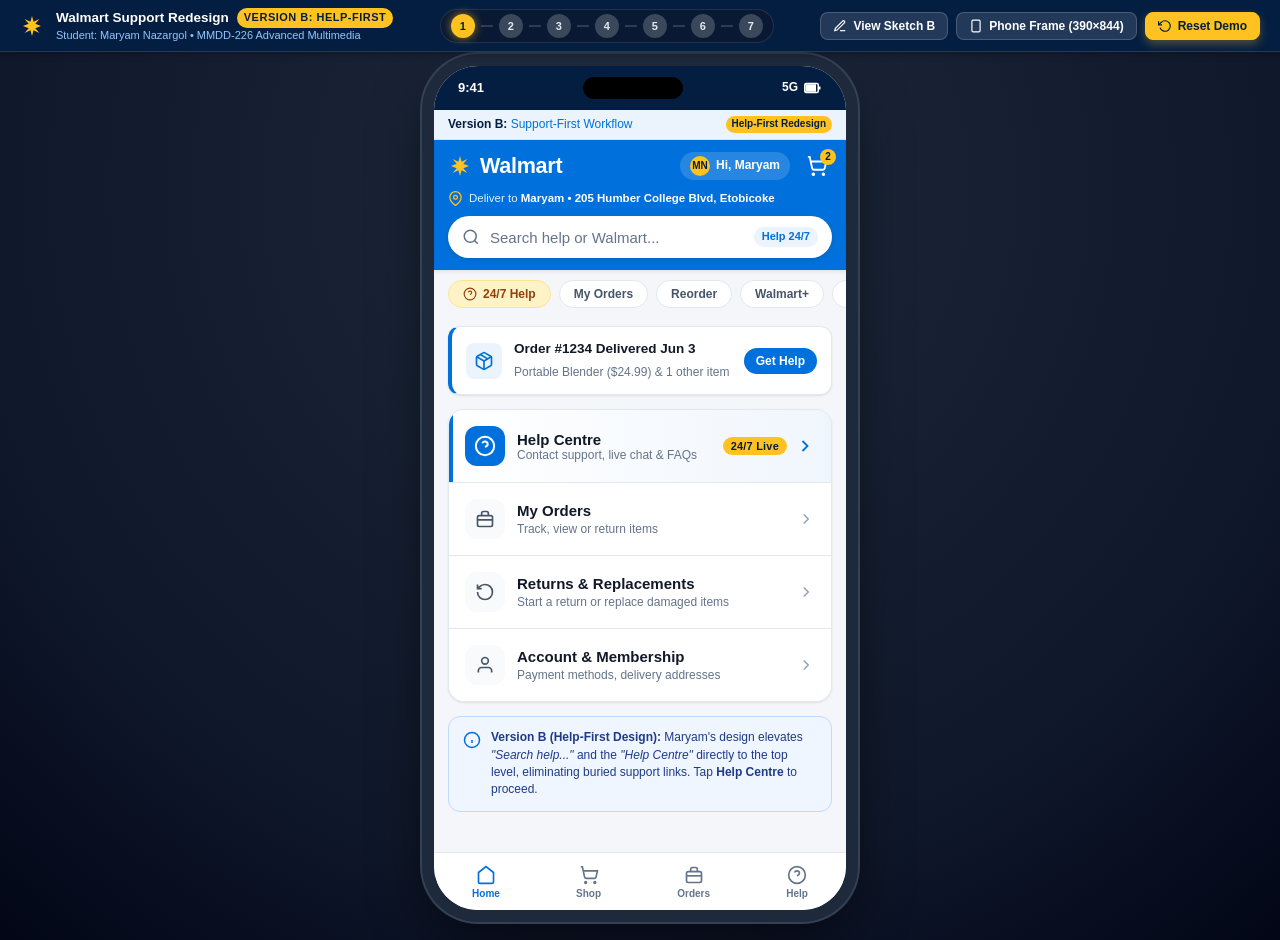
<file: mmdd226_AS1 - Execution : Clickable Prototype : Presentation_Maryam_Nazargol/index.html>
<!DOCTYPE html>
<html lang="en">
<head>
  <meta charset="UTF-8">
  <meta name="viewport" content="width=device-width, initial-scale=1.0">
  <title>Walmart Help/Chat Redesign — Version B (Help-First) | MMDD-226</title>
  <meta name="description" content="Walmart Mobile Customer Support UX Redesign — Version B (Help-First) clickable interactive prototype by Maryam Nazargol. Complete user flow from signed-in homepage to queue confirmation and interactive chat.">
  <link rel="stylesheet" href="assets/css/style.css">
</head>
<body>

  <!-- ==========================================================================
       TOP ACADEMIC TESTING TOOLBAR & STEP TRACKER
       ========================================================================== -->
  <header class="demo-top-bar" role="banner">
    <div class="demo-brand-zone">
      <svg class="wm-spark-icon" viewBox="0 0 24 24" fill="#FFC220" width="22" height="22" aria-hidden="true">
        <path d="M12 2l1.6 5.8L19.4 5l-4.1 4.7 5.7 2.3-5.7 2.3 4.1 4.7-5.8-2.8L12 22l-1.6-5.8L4.6 19l4.1-4.7L3 12l5.7-2.3L4.6 5l5.8 2.8L12 2z"/>
      </svg>
      <div class="demo-title-group">
        <div class="demo-title-main">
          <span>Walmart Support Redesign</span>
          <span class="demo-badge-version">Version B: Help-First</span>
        </div>
        <span class="demo-subtitle">Student: Maryam Nazargol • MMDD-226 Advanced Multimedia</span>
      </div>
    </div>

    <!-- 7-Step Interactive Flow Tracker (Clickable jump for testing) -->
    <nav class="demo-flow-tracker" aria-label="Prototype step tracker">
      <button class="flow-step-dot active" data-step="1" title="Step 1: Signed-in Walmart Homepage">1</button>
      <span class="flow-step-line"></span>
      <button class="flow-step-dot" data-step="2" title="Step 2: Help Centre">2</button>
      <span class="flow-step-line"></span>
      <button class="flow-step-dot" data-step="3" title="Step 3: What do you need help with?">3</button>
      <span class="flow-step-line"></span>
      <button class="flow-step-dot" data-step="4" title="Step 4: Select Order & Damaged Issue">4</button>
      <span class="flow-step-line"></span>
      <button class="flow-step-dot" data-step="5" title="Step 5: Support Options & Queue Preview">5</button>
      <span class="flow-step-line"></span>
      <button class="flow-step-dot" data-step="6" title="Step 6: Visible Queue Confirmation">6</button>
      <span class="flow-step-line"></span>
      <button class="flow-step-dot" data-step="7" title="Step 7: Interactive Live Chat">7</button>
    </nav>

    <div class="demo-controls-zone">
      <button class="btn-demo-action" id="btnOpenSketchModal" aria-label="View Maryam's hand-drawn sketches">
        <svg width="14" height="14" viewBox="0 0 24 24" fill="none" stroke="currentColor" stroke-width="2"><path d="M12 20h9"/><path d="M16.5 3.5a2.121 2.121 0 0 1 3 3L7 19l-4 1 1-4L16.5 3.5z"/></svg>
        <span>View Sketch B</span>
      </button>

      <button class="btn-demo-action" id="viewModeToggle" aria-label="Toggle Phone Frame or Fluid View">
        <svg width="14" height="14" viewBox="0 0 24 24" fill="none" stroke="currentColor" stroke-width="2"><rect x="5" y="2" width="14" height="20" rx="2" ry="2"/><line x1="12" y1="18" x2="12.01" y2="18"/></svg>
        <span id="viewModeLabel">Phone Frame (390×844)</span>
      </button>

      <button class="btn-demo-action btn-spark" id="btnResetDemo" title="Restart Demo from Step 1">
        <svg width="14" height="14" viewBox="0 0 24 24" fill="none" stroke="currentColor" stroke-width="2"><polyline points="1 4 1 10 7 10"/><path d="M3.51 15a9 9 0 1 0 2.13-9.36L1 10"/></svg>
        <span>Reset Demo</span>
      </button>
    </div>
  </header>

  <!-- ==========================================================================
       MAIN DEVICE SIMULATOR WRAPPER
       ========================================================================== -->
  <main class="device-wrapper">
    <div class="device-frame" id="deviceFrame">
      
      <!-- Simulated Phone Status Bar -->
      <div class="phone-status-bar" id="phoneStatusBar">
        <span class="status-time">9:41</span>
        <div class="status-notch"></div>
        <div class="status-icons">
          <span>5G</span>
          <svg width="18" height="12" viewBox="0 0 24 14" fill="none" stroke="currentColor" stroke-width="2"><rect x="1" y="1" width="18" height="12" rx="2"/><line x1="21" y1="5" x2="21" y2="9"/><rect x="3" y="3" width="12" height="8" fill="currentColor"/></svg>
        </div>
      </div>

      <!-- Demo Workflow Meta Banner -->
      <div class="flow-meta-pill">
        <span><strong>Version B:</strong> Support-First Workflow</span>
        <span class="pill-tag">Help-First Redesign</span>
      </div>

      <!-- App Viewport Canvas -->
      <div class="app-screen" id="appScreenContainer">

        <!-- ==================================================================
             STEP 1: SIGNED-IN WALMART HOMEPAGE (Exact to Sketch B1 & Walmart Brand)
             ================================================================== -->
        <section id="screen-home" class="view-screen active" aria-labelledby="home-brand-title">
          <header class="wm-header">
            <div class="wm-header-top">
              <div class="wm-brand-cluster" id="homeBrandLogo" role="button" tabindex="0">
                <svg class="wm-spark-icon" viewBox="0 0 24 24" fill="#FFC220">
                  <path d="M12 2l1.6 5.8L19.4 5l-4.1 4.7 5.7 2.3-5.7 2.3 4.1 4.7-5.8-2.8L12 22l-1.6-5.8L4.6 19l4.1-4.7L3 12l5.7-2.3L4.6 5l5.8 2.8L12 2z"/>
                </svg>
                <span class="wm-brand-title" id="home-brand-title">Walmart</span>
              </div>
              
              <div class="wm-header-actions">
                <div class="user-profile-chip" id="userProfileChip" title="Signed in as Maryam Nazargol">
                  <div class="user-avatar-mini">MN</div>
                  <span>Hi, Maryam</span>
                </div>
                <div class="cart-btn-wrap" id="headerCartBtn" aria-label="Cart 2 items">
                  <svg width="22" height="22" viewBox="0 0 24 24" fill="none" stroke="currentColor" stroke-width="2"><circle cx="8" cy="21" r="1"/><circle cx="19" cy="21" r="1"/><path d="M2.05 2.05h2l2.66 12.42a2 2 0 0 0 2 1.58h9.78a2 2 0 0 0 1.95-1.57l1.65-7.43H5.12"/></svg>
                  <span class="cart-badge">2</span>
                </div>
              </div>
            </div>

            <!-- Delivery Location Bar -->
            <div class="wm-delivery-strip" id="deliveryLocationStrip">
              <svg width="15" height="15" viewBox="0 0 24 24" fill="none" stroke-width="2"><path d="M21 10c0 7-9 13-9 13s-9-6-9-13a9 9 0 0 1 18 0z"/><circle cx="12" cy="10" r="3"/></svg>
              <span>Deliver to <strong>Maryam • 205 Humber College Blvd, Etobicoke</strong></span>
            </div>

            <!-- Sketch B1 Search Bar: "Search help..." (1-tap to Help-First flow) -->
            <div class="wm-search-container">
              <div class="wm-search-bar" id="homeSearchBar" role="button" tabindex="0" aria-label="Search help">
                <svg class="search-icon-svg" width="18" height="18" viewBox="0 0 24 24" fill="none" stroke-width="2"><circle cx="11" cy="11" r="8"/><path d="m21 21-4.3-4.3"/></svg>
                <input type="text" id="homeSearchInput" class="wm-search-input" placeholder="Search help or Walmart..." aria-label="Search input">
                <span class="search-spark-tag">Help 24/7</span>
              </div>
            </div>
          </header>

          <!-- Quick Navigation Chips -->
          <div class="wm-quick-pills" role="navigation" aria-label="Quick Category Filters">
            <button class="quick-pill highlight" id="btnQuickPillHelp">
              <svg width="14" height="14" viewBox="0 0 24 24" fill="none" stroke="currentColor" stroke-width="2"><circle cx="12" cy="12" r="10"/><path d="M9.09 9a3 3 0 0 1 5.83 1c0 2-3 3-3 3"/><line x1="12" y1="17" x2="12.01" y2="17"/></svg>
              <span>24/7 Help</span>
            </button>
            <button class="quick-pill" id="btnQuickPillOrders">My Orders</button>
            <button class="quick-pill" id="btnQuickPillReorder">Reorder</button>
            <button class="quick-pill" id="btnQuickPillWalmartPlus">Walmart+</button>
            <button class="quick-pill" id="btnQuickPillDeals">Deals</button>
          </div>

          <div class="screen-scroll-body">
            
            <!-- Recent Delivery Context Card (Order #1234 context pre-loaded) -->
            <div class="order-alert-banner">
              <div class="order-alert-left">
                <div class="alert-package-icon">
                  <svg width="20" height="20" viewBox="0 0 24 24" fill="none" stroke="currentColor" stroke-width="2"><path d="m7.5 4.27 9 5.15"/><path d="M21 8a2 2 0 0 0-1-1.73l-7-4a2 2 0 0 0-2 0l-7 4A2 2 0 0 0 3 8v8a2 2 0 0 0 1 1.73l7 4a2 2 0 0 0 2 0l7-4A2 2 0 0 0 21 16Z"/><path d="m3.3 7 8.7 5 8.7-5"/><path d="M12 22V12"/></svg>
                </div>
                <div class="order-alert-text">
                  <strong>Order #1234 Delivered Jun 3</strong>
                  <span>Portable Blender ($24.99) & 1 other item</span>
                </div>
              </div>
              <button class="btn-banner-action" id="btnOrderAlertHelp">Get Help</button>
            </div>

            <!-- Sketch B1 Menu List -->
            <div class="sketch-menu-card">
              
              <!-- Option 1: Help Centre (Primary Action) -->
              <button class="menu-list-row priority-row" id="btnGoToHelpCentre" aria-label="Go to Help Centre">
                <div class="row-left-content">
                  <div class="menu-icon-box">
                    <svg width="22" height="22" viewBox="0 0 24 24" fill="none" stroke="currentColor" stroke-width="2.2"><circle cx="12" cy="12" r="10"/><path d="M9.09 9a3 3 0 0 1 5.83 1c0 2-3 3-3 3"/><line x1="12" y1="17" x2="12.01" y2="17"/></svg>
                  </div>
                  <div class="row-texts">
                    <span class="row-title">Help Centre</span>
                    <span class="row-desc">Contact support, live chat & FAQs</span>
                  </div>
                </div>
                <div class="row-right-content">
                  <span class="badge badge-spark">24/7 Live</span>
                  <svg width="20" height="20" viewBox="0 0 24 24" fill="none" stroke="#0071DC" stroke-width="2.2"><path d="m9 18 6-6-6-6"/></svg>
                </div>
              </button>

              <!-- Option 2: My Orders -->
              <div class="menu-list-row" id="menuRowOrders" tabindex="0">
                <div class="row-left-content">
                  <div class="menu-icon-box">
                    <svg width="20" height="20" viewBox="0 0 24 24" fill="none" stroke="currentColor" stroke-width="2"><rect x="3" y="8" width="18" height="13" rx="2"/><path d="M8 8V5a2 2 0 0 1 2-2h4a2 2 0 0 1 2 2v3"/><line x1="3" y1="13" x2="21" y2="13"/></svg>
                  </div>
                  <div class="row-texts">
                    <span class="row-title">My Orders</span>
                    <span class="row-desc">Track, view or return items</span>
                  </div>
                </div>
                <svg width="18" height="18" viewBox="0 0 24 24" fill="none" stroke="#94A3B8" stroke-width="2"><path d="m9 18 6-6-6-6"/></svg>
              </div>

              <!-- Option 3: Returns -->
              <div class="menu-list-row" id="menuRowReturns" tabindex="0">
                <div class="row-left-content">
                  <div class="menu-icon-box">
                    <svg width="20" height="20" viewBox="0 0 24 24" fill="none" stroke="currentColor" stroke-width="2"><path d="M3 12a9 9 0 1 0 9-9 9.75 9.75 0 0 0-6.74 2.74L3 8"/><path d="M3 3v5h5"/></svg>
                  </div>
                  <div class="row-texts">
                    <span class="row-title">Returns & Replacements</span>
                    <span class="row-desc">Start a return or replace damaged items</span>
                  </div>
                </div>
                <svg width="18" height="18" viewBox="0 0 24 24" fill="none" stroke="#94A3B8" stroke-width="2"><path d="m9 18 6-6-6-6"/></svg>
              </div>

              <!-- Option 4: Account -->
              <div class="menu-list-row" id="menuRowAccount" tabindex="0">
                <div class="row-left-content">
                  <div class="menu-icon-box">
                    <svg width="20" height="20" viewBox="0 0 24 24" fill="none" stroke="currentColor" stroke-width="2"><path d="M20 21v-2a4 4 0 0 0-4-4H8a4 4 0 0 0-4 4v2"/><circle cx="12" cy="7" r="4"/></svg>
                  </div>
                  <div class="row-texts">
                    <span class="row-title">Account & Membership</span>
                    <span class="row-desc">Payment methods, delivery addresses</span>
                  </div>
                </div>
                <svg width="18" height="18" viewBox="0 0 24 24" fill="none" stroke="#94A3B8" stroke-width="2"><path d="m9 18 6-6-6-6"/></svg>
              </div>

            </div>

            <!-- Sketch Rationale Annotation Callout -->
            <div class="sketch-annotation-card">
              <svg width="18" height="18" viewBox="0 0 24 24" fill="none" stroke-width="2"><circle cx="12" cy="12" r="10"/><line x1="12" y1="16" x2="12" y2="12"/><line x1="12" y1="8" x2="12.01" y2="8"/></svg>
              <div>
                <strong>Version B (Help-First Design):</strong> Maryam's design elevates <em>"Search help..."</em> and the <em>"Help Centre"</em> directly to the top level, eliminating buried support links. Tap <strong>Help Centre</strong> to proceed.
              </div>
            </div>

          </div>
        </section>

        <!-- ==================================================================
             STEP 2: HELP CENTRE (Exact to Sketch B2)
             ================================================================== -->
        <section id="screen-help-centre" class="view-screen" aria-labelledby="helpCentreHeading">
          <header class="app-header">
            <div class="app-header-left">
              <button class="btn-header-back" id="btnBackFromHelpCentre" aria-label="Back to Homepage">
                <svg width="22" height="22" viewBox="0 0 24 24" fill="none" stroke="currentColor" stroke-width="2.2"><path d="m15 18-6-6 6-6"/></svg>
              </button>
              <h1 class="app-header-title" id="helpCentreHeading">Help Centre</h1>
            </div>
            <div class="app-header-right">
              <span class="badge badge-success text-xs">Live Support Active</span>
            </div>
          </header>

          <div class="screen-scroll-body">
            
            <!-- Quick Recent Order Banner Shortcut -->
            <div class="order-alert-banner">
              <div class="order-alert-left">
                <div class="alert-package-icon">
                  <svg width="20" height="20" viewBox="0 0 24 24" fill="none" stroke="currentColor" stroke-width="2"><rect x="3" y="8" width="18" height="13" rx="2"/><path d="M8 8V5a2 2 0 0 1 2-2h4a2 2 0 0 1 2 2v3"/><line x1="3" y1="13" x2="21" y2="13"/></svg>
                </div>
                <div class="order-alert-text">
                  <strong>Need help with Order #1234?</strong>
                  <span>Delivered Jun 3 • Portable Blender</span>
                </div>
              </div>
              <button class="btn-banner-action" id="btnQuickHelpRecentOrder">Select Order</button>
            </div>

            <!-- Sketch B2 Topic Radio List -->
            <div class="sketch-radio-group">
              
              <!-- Option 1: Contact Support (Clickable target) -->
              <div class="radio-row-item checked" id="radioContactSupport" role="radio" aria-checked="true" tabindex="0">
                <div class="radio-item-left">
                  <span class="custom-radio"></span>
                  <div class="radio-label-block">
                    <span class="radio-title font-bold">Contact Support</span>
                    <span class="radio-desc">Live chat with a specialist (Est. 2–4 min)</span>
                  </div>
                </div>
                <span class="badge badge-success">Online</span>
              </div>

              <!-- Option 2: Track an order -->
              <div class="radio-row-item" id="radioTrackOrder" role="radio" aria-checked="false" tabindex="0">
                <div class="radio-item-left">
                  <span class="custom-radio"></span>
                  <div class="radio-label-block">
                    <span class="radio-title">Track an order</span>
                    <span class="radio-desc">Real-time GPS delivery status</span>
                  </div>
                </div>
                <svg width="18" height="18" viewBox="0 0 24 24" fill="none" stroke="#94A3B8" stroke-width="2"><path d="m9 18 6-6-6-6"/></svg>
              </div>

              <!-- Option 3: Returns & refunds -->
              <div class="radio-row-item" id="radioReturnsRefunds" role="radio" aria-checked="false" tabindex="0">
                <div class="radio-item-left">
                  <span class="custom-radio"></span>
                  <div class="radio-label-block">
                    <span class="radio-title">Returns & refunds</span>
                    <span class="radio-desc">Print return label or drop off in-store</span>
                  </div>
                </div>
                <svg width="18" height="18" viewBox="0 0 24 24" fill="none" stroke="#94A3B8" stroke-width="2"><path d="m9 18 6-6-6-6"/></svg>
              </div>

              <!-- Option 4: Manage account -->
              <div class="radio-row-item" id="radioManageAccount" role="radio" aria-checked="false" tabindex="0">
                <div class="radio-item-left">
                  <span class="custom-radio"></span>
                  <div class="radio-label-block">
                    <span class="radio-title">Manage account</span>
                    <span class="radio-desc">Password, email and address settings</span>
                  </div>
                </div>
                <svg width="18" height="18" viewBox="0 0 24 24" fill="none" stroke="#94A3B8" stroke-width="2"><path d="m9 18 6-6-6-6"/></svg>
              </div>

              <!-- Option 5: Walmart+ -->
              <div class="radio-row-item" id="radioWmPlus" role="radio" aria-checked="false" tabindex="0">
                <div class="radio-item-left">
                  <span class="custom-radio"></span>
                  <div class="radio-label-block">
                    <span class="radio-title">Walmart+ Membership</span>
                    <span class="radio-desc">Benefits, free delivery, fuel savings</span>
                  </div>
                </div>
                <svg width="18" height="18" viewBox="0 0 24 24" fill="none" stroke="#94A3B8" stroke-width="2"><path d="m9 18 6-6-6-6"/></svg>
              </div>

              <!-- Option 6: More help topics -->
              <div class="radio-row-item" id="radioMoreHelp" role="radio" aria-checked="false" tabindex="0">
                <div class="radio-item-left">
                  <span class="custom-radio"></span>
                  <div class="radio-label-block">
                    <span class="radio-title">More help topics</span>
                    <span class="radio-desc">Store hours, pharmacy, auto care</span>
                  </div>
                </div>
                <svg width="18" height="18" viewBox="0 0 24 24" fill="none" stroke="#94A3B8" stroke-width="2"><path d="m9 18 6-6-6-6"/></svg>
              </div>

            </div>

            <!-- Sketch B2 CTA -->
            <button class="btn btn-primary" id="btnProceedToWhatNeed">
              <span>Continue to Support Options</span>
              <svg width="18" height="18" viewBox="0 0 24 24" fill="none" stroke="currentColor" stroke-width="2"><path d="m9 18 6-6-6-6"/></svg>
            </button>

          </div>
        </section>

        <!-- ==================================================================
             STEP 3: WHAT DO YOU NEED HELP WITH? (Exact to Sketch B3)
             ================================================================== -->
        <section id="screen-what-need" class="view-screen" aria-labelledby="whatNeedHeading">
          <header class="app-header">
            <div class="app-header-left">
              <button class="btn-header-back" id="btnBackFromWhatNeed" aria-label="Back to Help Centre">
                <svg width="22" height="22" viewBox="0 0 24 24" fill="none" stroke="currentColor" stroke-width="2.2"><path d="m15 18-6-6 6-6"/></svg>
              </button>
              <h1 class="app-header-title" id="whatNeedHeading">What do you need help with?</h1>
            </div>
          </header>

          <div class="screen-scroll-body">
            
            <div class="sketch-quote-badge">
              <span>✦</span>
              <em>"good if they don't have an order in mind" — Maryam's Sketch B Rationale</em>
            </div>

            <!-- Sketch B3 Radio List -->
            <div class="sketch-radio-group">
              
              <div class="radio-row-item checked" id="radioNeedOrder" role="radio" aria-checked="true" tabindex="0">
                <div class="radio-item-left">
                  <span class="custom-radio"></span>
                  <div class="radio-label-block">
                    <span class="radio-title font-bold">An order</span>
                    <span class="radio-desc">Damaged items, missing items, tracking, or cancellation</span>
                  </div>
                </div>
                <input type="radio" name="needHelpTopic" value="An order" checked style="display:none;">
                <svg width="18" height="18" viewBox="0 0 24 24" fill="none" stroke="#0071DC" stroke-width="2"><path d="m9 18 6-6-6-6"/></svg>
              </div>

              <div class="radio-row-item" id="radioNeedReturns" role="radio" aria-checked="false" tabindex="0">
                <div class="radio-item-left">
                  <span class="custom-radio"></span>
                  <div class="radio-label-block">
                    <span class="radio-title">Returns & exchanges</span>
                    <span class="radio-desc">Return windows, drop-off options</span>
                  </div>
                </div>
                <input type="radio" name="needHelpTopic" value="Returns" style="display:none;">
              </div>

              <div class="radio-row-item" id="radioNeedAccount" role="radio" aria-checked="false" tabindex="0">
                <div class="radio-item-left">
                  <span class="custom-radio"></span>
                  <div class="radio-label-block">
                    <span class="radio-title">Account & login</span>
                    <span class="radio-desc">2-step verification, email updates</span>
                  </div>
                </div>
                <input type="radio" name="needHelpTopic" value="Account" style="display:none;">
              </div>

              <div class="radio-row-item" id="radioNeedPayment" role="radio" aria-checked="false" tabindex="0">
                <div class="radio-item-left">
                  <span class="custom-radio"></span>
                  <div class="radio-label-block">
                    <span class="radio-title">Payment & gift cards</span>
                    <span class="radio-desc">Card authorization, Walmart Pay, balance check</span>
                  </div>
                </div>
                <input type="radio" name="needHelpTopic" value="Payment" style="display:none;">
              </div>

              <div class="radio-row-item" id="radioNeedWmPlus" role="radio" aria-checked="false" tabindex="0">
                <div class="radio-item-left">
                  <span class="custom-radio"></span>
                  <div class="radio-label-block">
                    <span class="radio-title">Walmart+ Membership</span>
                    <span class="radio-desc">Billing, perks, free shipping</span>
                  </div>
                </div>
                <input type="radio" name="needHelpTopic" value="Walmart+" style="display:none;">
              </div>

              <div class="radio-row-item" id="radioNeedSomethingElse" role="radio" aria-checked="false" tabindex="0">
                <div class="radio-item-left">
                  <span class="custom-radio"></span>
                  <div class="radio-label-block">
                    <span class="radio-title">Something else</span>
                    <span class="radio-desc">General feedback, website issues</span>
                  </div>
                </div>
                <input type="radio" name="needHelpTopic" value="Something else" style="display:none;">
              </div>

            </div>

            <!-- Sketch B3 CTA: Continue -->
            <button class="btn btn-primary" id="btnContinueToSelectOrder">
              <span>Continue</span>
              <svg width="18" height="18" viewBox="0 0 24 24" fill="none" stroke="currentColor" stroke-width="2"><path d="m9 18 6-6-6-6"/></svg>
            </button>

          </div>
        </section>

        <!-- ==================================================================
             STEP 4: SELECT ORDER & REPORT DAMAGED ITEM (Exact to Sketch B4 + Damaged Flow)
             ================================================================== -->
        <section id="screen-select-order" class="view-screen" aria-labelledby="selectOrderHeading">
          <header class="app-header">
            <div class="app-header-left">
              <button class="btn-header-back" id="btnBackFromSelectOrder" aria-label="Back to topic selection">
                <svg width="22" height="22" viewBox="0 0 24 24" fill="none" stroke="currentColor" stroke-width="2.2"><path d="m15 18-6-6 6-6"/></svg>
              </button>
              <h1 class="app-header-title" id="selectOrderHeading">Select your order</h1>
            </div>
          </header>

          <div class="screen-scroll-body">
            
            <!-- Sketch B4 Segmented Subtabs: Online | In store -->
            <div class="segmented-control" role="tablist">
              <button class="seg-btn active" id="tabOnlineOrders" role="tab" aria-selected="true">Online Orders</button>
              <button class="seg-btn" id="tabInStoreOrders" role="tab" aria-selected="false">In Store Receipts</button>
            </div>

            <div id="onlineOrdersList" style="display: flex; flex-direction: column; gap: 12px;">
              
              <!-- Order #1234 Delivered Jun 3 (Selected Target Order) -->
              <div class="order-card-detailed selected" id="cardOrder1234">
                <div class="order-meta-header">
                  <div style="display: flex; align-items: center; gap: 8px;">
                    <input type="radio" name="targetOrder" value="Order #1234" checked style="accent-color: var(--wm-blue-primary); width: 18px; height: 18px;">
                    <span class="order-title-chip font-bold">Order #1234</span>
                  </div>
                  <span class="order-delivery-date">Delivered Jun 3, 2026</span>
                </div>

                <!-- Product Preview: Portable Blender -->
                <div class="product-preview-row">
                  <img src="assets/images/damaged_blender.jpg" alt="Portable Personal USB Blender" class="product-thumb">
                  <div class="product-meta">
                    <span class="product-name">Portable Personal USB Blender</span>
                    <div class="product-sub">
                      <span class="product-price">$24.99</span>
                      <span>• Qty: 1</span>
                      <span class="badge badge-warning" style="font-size:10px;">Item in Question</span>
                    </div>
                  </div>
                </div>

                <!-- Issue Selection Section (Specific to Damaged Order) -->
                <div class="damage-issue-box">
                  <div class="damage-issue-header">
                    <svg width="18" height="18" viewBox="0 0 24 24" fill="none" stroke="#D97706" stroke-width="2"><path d="m21.73 18-8-14a2 2 0 0 0-3.48 0l-8 14A2 2 0 0 0 4 21h16a2 2 0 0 0 1.73-3Z"/><line x1="12" y1="9" x2="12" y2="13"/><line x1="12" y1="17" x2="12.01" y2="17"/></svg>
                    <span>What is the issue with this order?</span>
                  </div>

                  <div class="damage-checklist">
                    <label class="damage-check-item">
                      <input type="radio" name="orderIssueType" value="Damaged item / Arrived broken" checked>
                      <span><strong>Damaged item / Arrived broken in transit</strong> (Recommended)</span>
                    </label>

                    <!-- Checkbox for specific item damaged -->
                    <div style="margin-left: 26px; padding: 6px 10px; background: #FFFFFF; border-radius: var(--radius-sm); border: 1px solid #FDE68A;">
                      <label style="display: flex; align-items: center; gap: 8px; font-size: 12px; cursor: pointer;">
                        <input type="checkbox" id="chkDamagedBlender" checked style="accent-color: var(--wm-blue-primary);">
                        <span>Damage affects: <strong>Portable Personal USB Blender ($24.99)</strong></span>
                      </label>
                    </div>

                    <!-- Notes textarea -->
                    <div style="margin-left: 26px;">
                      <label style="display: block; font-size: 11px; color: #92400E; font-weight: 600; margin-bottom: 4px;">Description of Damage:</label>
                      <textarea id="damageNotesInput" class="damage-text-note" placeholder="Describe the damage..." aria-label="Describe damage">Package box was crushed upon delivery; acrylic tumbler container has a visible hairline crack.</textarea>
                    </div>

                    <!-- Photo Attachment Toggle Card -->
                    <div style="margin-left: 26px;">
                      <div class="photo-preview-toggle-card" id="togglePhotoPreviewBtn">
                        <div class="photo-preview-left">
                          <svg width="16" height="16" viewBox="0 0 24 24" fill="none" stroke="currentColor" stroke-width="2"><rect x="3" y="3" width="18" height="18" rx="2" ry="2"/><circle cx="8.5" cy="8.5" r="1.5"/><polyline points="21 15 16 10 5 21"/></svg>
                          <span>Photo Attached: Cracked Blender Container</span>
                        </div>
                        <span class="toggle-icon" style="font-size: 12px;">▼</span>
                      </div>
                      
                      <div class="photo-drawer-content" id="photoDrawerContainer" style="display: none;">
                        <img src="assets/images/damaged_blender.jpg" alt="Photo of damaged blender">
                        <div style="font-size: 11px; color: #64748B; margin-top: 4px;">Photo attached to support dossier</div>
                      </div>
                    </div>

                    <label class="damage-check-item">
                      <input type="radio" name="orderIssueType" value="Missing item from delivery">
                      <span>Missing item from delivery</span>
                    </label>

                    <label class="damage-check-item">
                      <input type="radio" name="orderIssueType" value="Wrong item received">
                      <span>Wrong item received</span>
                    </label>
                  </div>
                </div>

              </div>

              <!-- Other Orders (Inactive options) -->
              <div class="order-card-detailed" id="cardOrder5678" style="opacity: 0.7;">
                <div class="order-meta-header">
                  <div style="display: flex; align-items: center; gap: 8px;">
                    <input type="radio" name="targetOrder" value="Order #5678" style="accent-color: var(--wm-blue-primary);">
                    <span class="order-title-chip">Order #5678</span>
                  </div>
                  <span class="order-delivery-date">Delivered Jan 28, 2026</span>
                </div>
                <div style="font-size: 12px; color: var(--text-muted);">Mainstays 12-Piece Dinnerware Set ($19.98)</div>
              </div>

              <div class="order-card-detailed" id="cardOrder9012" style="opacity: 0.7;">
                <div class="order-meta-header">
                  <div style="display: flex; align-items: center; gap: 8px;">
                    <input type="radio" name="targetOrder" value="Order #9012" style="accent-color: var(--wm-blue-primary);">
                    <span class="order-title-chip">Order #9012</span>
                  </div>
                  <span class="order-delivery-date">Delivered Sep 12, 2025</span>
                </div>
                <div style="font-size: 12px; color: var(--text-muted);">Ninja Foodi 6-in-1 Air Fryer ($129.99)</div>
              </div>

            </div>

            <!-- In Store Orders Mock Container -->
            <div id="inStoreOrdersList" style="display: none; padding: 20px; text-align: center; color: var(--text-muted); font-size: 13px;">
              <span>No recent in-store receipts found for this phone number.</span>
            </div>

            <!-- Step 4 CTA: Continue to Support Options -->
            <button class="btn btn-primary" id="btnContinueToSupportChannels">
              <span>Continue to Support Options</span>
              <svg width="18" height="18" viewBox="0 0 24 24" fill="none" stroke="currentColor" stroke-width="2"><path d="m9 18 6-6-6-6"/></svg>
            </button>

          </div>
        </section>

        <!-- ==================================================================
             STEP 5: SUPPORT CHANNELS & QUEUE STATUS PREVIEW
             ================================================================== -->
        <section id="screen-support-options" class="view-screen" aria-labelledby="supportOptionsHeading">
          <header class="app-header">
            <div class="app-header-left">
              <button class="btn-header-back" id="btnBackFromSupportOptions" aria-label="Back to order selection">
                <svg width="22" height="22" viewBox="0 0 24 24" fill="none" stroke="currentColor" stroke-width="2.2"><path d="m15 18-6-6 6-6"/></svg>
              </button>
              <h1 class="app-header-title" id="supportOptionsHeading">Customer Support</h1>
            </div>
          </header>

          <div class="screen-scroll-body">
            
            <!-- Carried Context Dossier Card (Data carried seamlessly!) -->
            <div class="carried-context-card">
              <div class="carried-header">
                <div class="carried-title">
                  <svg width="18" height="18" viewBox="0 0 24 24" fill="none" stroke="currentColor" stroke-width="2"><path d="M16 4h2a2 2 0 0 1 2 2v14a2 2 0 0 1-2 2H6a2 2 0 0 1-2-2V6a2 2 0 0 1 2-2h2"/><rect x="8" y="2" width="8" height="4" rx="1" ry="1"/></svg>
                  <span>Order Context Carried Forward</span>
                </div>
                <span class="ticket-tag" id="carriedTicketId">#WM-84920</span>
              </div>

              <div class="carried-details-grid">
                <div class="carried-item">
                  <span class="carried-label">Order Number:</span>
                  <span class="carried-val" id="carriedOrderNum">Order #1234</span>
                </div>
                <div class="carried-item">
                  <span class="carried-label">Item Reported:</span>
                  <span class="carried-val" id="carriedItemName">Portable Blender ($24.99)</span>
                </div>
                <div class="carried-item">
                  <span class="carried-label">Issue Category:</span>
                  <span class="carried-val" id="carriedIssueText">Damaged item / Arrived broken</span>
                </div>
                <div class="carried-item">
                  <span class="carried-label">Customer:</span>
                  <span class="carried-val">Maryam Nazargol</span>
                </div>
              </div>

              <div class="carried-notice">
                <svg width="14" height="14" viewBox="0 0 24 24" fill="none" stroke="#93C5FD" stroke-width="2"><circle cx="12" cy="12" r="10"/><path d="m9 12 2 2 4-4"/></svg>
                <span>Pre-attached to live queue so you will not have to repeat yourself.</span>
              </div>
            </div>

            <!-- Primary Recommended Channel: Live Chat Support -->
            <div class="channel-selection-card">
              <span class="channel-recommend-badge">Recommended</span>

              <div class="channel-top-row">
                <div class="channel-icon-circle">
                  <svg width="26" height="26" viewBox="0 0 24 24" fill="none" stroke="currentColor" stroke-width="2">
                    <path d="M3 18v-6a9 9 0 0 1 18 0v6"/>
                    <path d="M21 19a2 2 0 0 1-2 2h-1a2 2 0 0 1-2-2v-3a2 2 0 0 1 2-2h3zM3 19a2 2 0 0 0 2 2h1a2 2 0 0 0 2-2v-3a2 2 0 0 0-2-2H3z"/>
                  </svg>
                </div>
                <div class="channel-titles">
                  <h3>Chat with an Agent</h3>
                  <p>Instant resolution, replacements & full refunds</p>
                </div>
              </div>

              <!-- Queue Status Information Box -->
              <div class="queue-preview-stats">
                <div class="stat-item">
                  <span class="stat-num" id="statQueueCount">3</span>
                  <span class="stat-text">Ahead in Queue</span>
                </div>
                <div style="width: 1px; height: 28px; background: var(--border-light);"></div>
                <div class="stat-item">
                  <span class="stat-num" id="statWaitRange">2–4 min</span>
                  <span class="stat-text">Estimated Wait</span>
                </div>
                <div style="width: 1px; height: 28px; background: var(--border-light);"></div>
                <div class="stat-item">
                  <span class="badge badge-success" style="margin-top: 2px;">Active Now</span>
                  <span class="stat-text" style="margin-top: 2px;">24/7 Support</span>
                </div>
              </div>

              <!-- Step 7 Action: Join the Queue -->
              <button class="btn btn-primary" id="btnJoinQueueCTA">
                <span>Join Live Chat Queue</span>
                <svg width="18" height="18" viewBox="0 0 24 24" fill="none" stroke="currentColor" stroke-width="2.2"><path d="m9 18 6-6-6-6"/></svg>
              </button>
            </div>

            <!-- Alternative Channel: Phone Callback -->
            <div class="sketch-menu-card" style="opacity: 0.85;">
              <div class="menu-list-row" tabindex="0">
                <div class="row-left-content">
                  <div class="menu-icon-box">
                    <svg width="20" height="20" viewBox="0 0 24 24" fill="none" stroke="currentColor" stroke-width="2"><path d="M22 16.92v3a2 2 0 0 1-2.18 2 19.79 19.79 0 0 1-8.63-3.07 19.5 19.5 0 0 1-6-6 19.79 19.79 0 0 1-3.07-8.67A2 2 0 0 1 4.11 2h3a2 2 0 0 1 2 1.72 12.84 12.84 0 0 0 .7 2.81 2 2 0 0 1-.45 2.11L8.09 9.91a16 16 0 0 0 6 6l1.27-1.27a2 2 0 0 1 2.11-.45 12.84 12.84 0 0 0 2.81.7A2 2 0 0 1 22 16.92z"/></svg>
                  </div>
                  <div class="row-texts">
                    <span class="row-title">Request a Call Back</span>
                    <span class="row-desc">We call your phone (Estimated wait: ~18 min)</span>
                  </div>
                </div>
                <svg width="18" height="18" viewBox="0 0 24 24" fill="none" stroke="#94A3B8" stroke-width="2"><path d="m9 18 6-6-6-6"/></svg>
              </div>
            </div>

          </div>
        </section>

        <!-- ==================================================================
             STEP 6: VISIBLE CONFIRMATION: SUCCESSFULLY JOINED THE QUEUE
             ================================================================== -->
        <section id="screen-queue-confirmed" class="view-screen" aria-labelledby="queueConfirmedHeading">
          <header class="app-header">
            <div class="app-header-left">
              <button class="btn-header-back" id="btnBackFromQueueConfirmed" aria-label="Back">
                <svg width="22" height="22" viewBox="0 0 24 24" fill="none" stroke="currentColor" stroke-width="2.2"><path d="m15 18-6-6 6-6"/></svg>
              </button>
              <h1 class="app-header-title">Support Queue Status</h1>
            </div>
            <div class="app-header-right">
              <span class="badge badge-spark text-xs">Live Tracker</span>
            </div>
          </header>

          <div class="screen-scroll-body">
            
            <div class="queue-confirmation-screen">
              
              <!-- Radiant Headset with Pulse Glow (Exact to Sketch Row C & B) -->
              <div class="radiant-headset-wrap" aria-hidden="true">
                <svg width="44" height="44" viewBox="0 0 24 24" fill="none" stroke="currentColor" stroke-width="2">
                  <path d="M3 18v-6a9 9 0 0 1 18 0v6"/>
                  <path d="M21 19a2 2 0 0 1-2 2h-1a2 2 0 0 1-2-2v-3a2 2 0 0 1 2-2h3zM3 19a2 2 0 0 0 2 2h1a2 2 0 0 0 2-2v-3a2 2 0 0 0-2-2H3z"/>
                </svg>
              </div>

              <!-- Visible Confirmation Pill Badge -->
              <div class="success-check-badge">
                <svg width="14" height="14" viewBox="0 0 24 24" fill="none" stroke="currentColor" stroke-width="3"><polyline points="20 6 9 17 4 12"/></svg>
                <span>Joined Customer Support Queue</span>
              </div>

              <!-- Main Heading Confirmation -->
              <h2 class="queue-confirmed-heading" id="queueConfirmedHeading">You've Successfully Joined the Queue!</h2>
              <p class="queue-confirmed-sub">Your place in line is secured. Your Order #1234 damage report has been assigned to a specialist.</p>

              <!-- Transparent Live Queue Tracker Box (Solves Usability Issue #3) -->
              <div class="queue-live-meter-card">
                <div class="meter-header">
                  <span id="queueTicketLabel">Ticket #WM-84920</span>
                  <span class="badge badge-success">Queue Active</span>
                </div>

                <!-- Position in Line Display (Animates #3 -> #2 -> #1) -->
                <div class="position-display-large" id="queueNumBadge">
                  #3 <span>in line</span>
                </div>

                <!-- Animated Progress Bar -->
                <div class="progress-track" aria-label="Queue progress">
                  <div class="progress-fill" id="queueProgressBar" style="width: 40%;"></div>
                </div>

                <div class="wait-estimate-row">
                  <svg width="16" height="16" viewBox="0 0 24 24" fill="none" stroke="#0071DC" stroke-width="2"><circle cx="12" cy="12" r="10"/><polyline points="12 6 12 12 14 14"/></svg>
                  <span>Estimated wait: <strong id="queueEstWaitText">2–3 min</strong></span>
                </div>
              </div>

              <!-- Peace of Mind Feature (Solves Usability Issue #5 from Sketch C & D) -->
              <div class="peace-of-mind-box">
                <svg width="18" height="18" viewBox="0 0 24 24" fill="none" stroke-width="2"><path d="M12 22s8-4 8-10V5l-8-3-8 3v7c0 6 8 10 8 10z"/></svg>
                <span><strong>No Spot Loss Guarantee:</strong> You can inspect your order dossier or minimize this view without losing your place in line.</span>
              </div>

              <!-- Agent Connected Radiant Toast Alert (Triggers automatically or on advance) -->
              <div class="agent-ready-toast" id="agentReadyToast" style="display: none;">
                <div class="agent-thumb-circle">
                  <img src="assets/images/agent_david.jpg" alt="David M. Avatar">
                </div>
                <div class="agent-toast-info">
                  <strong>David M. is ready!</strong>
                  <span>Order #1234 dossier opened • Case ready</span>
                </div>
                <button class="btn btn-spark btn-sm" id="btnToastEnterChat">Start Chat</button>
              </div>

              <!-- Interactive Actions on Confirmation Screen -->
              <div style="width: 100%; display: flex; flex-direction: column; gap: 8px;">
                <button class="btn btn-primary" id="btnOpenLiveChatNow">
                  <span>Open Live Chat Window</span>
                  <svg width="18" height="18" viewBox="0 0 24 24" fill="none" stroke="currentColor" stroke-width="2"><path d="m9 18 6-6-6-6"/></svg>
                </button>

                <div style="display: flex; gap: 8px;">
                  <button class="btn btn-secondary btn-sm" id="btnInspectDossierFromQueue" style="flex: 1;">
                    <svg width="14" height="14" viewBox="0 0 24 24" fill="none" stroke="currentColor" stroke-width="2"><rect x="3" y="8" width="18" height="13" rx="2"/><path d="M8 8V5a2 2 0 0 1 2-2h4a2 2 0 0 1 2 2v3"/></svg>
                    <span>Inspect Dossier</span>
                  </button>
                  <button class="btn btn-secondary btn-sm" id="btnFastForwardQueue" title="Simulate advancing queue immediately" style="flex: 1;">
                    <span>Fast-Forward ⏩</span>
                  </button>
                </div>

                <button class="btn btn-secondary btn-sm" id="btnCancelQueue" style="color: var(--status-danger); border-color: #FECDCA;">
                  <span>Cancel Support Request</span>
                </button>
              </div>

            </div>

          </div>
        </section>

        <!-- ==================================================================
             STEP 7: INTERACTIVE LIVE CHAT CONSOLE (Exact to Sketch D)
             ================================================================== -->
        <section id="screen-live-chat" class="view-screen" aria-labelledby="liveChatTitle" style="padding-bottom: 0;">
          <div class="chat-viewport-container">
            
            <!-- Chat Header Bar -->
            <header class="chat-header-bar">
              <div class="chat-agent-profile">
                <button class="btn-header-back" id="btnChatBack" aria-label="Return to Home">
                  <svg width="20" height="20" viewBox="0 0 24 24" fill="none" stroke="currentColor" stroke-width="2.2"><path d="m15 18-6-6 6-6"/></svg>
                </button>
                <div class="agent-avatar-badge">
                  <img src="assets/images/agent_david.jpg" alt="Agent David M.">
                  <span class="online-pulse-dot" aria-hidden="true"></span>
                </div>
                <div class="agent-text-details">
                  <span class="agent-name-display" id="liveChatTitle">David M.</span>
                  <span class="agent-role-display">Walmart Care Specialist</span>
                </div>
              </div>

              <div>
                <span class="badge badge-success text-xs">Live Connected</span>
              </div>
            </header>

            <!-- Sticky Pinned Context Bar (Solves Usability Issue #5) -->
            <div class="chat-pinned-context">
              <div class="pinned-left">
                <svg width="14" height="14" viewBox="0 0 24 24" fill="none" stroke="#FFC220" stroke-width="2"><rect x="3" y="8" width="18" height="13" rx="2"/><path d="M8 8V5a2 2 0 0 1 2-2h4a2 2 0 0 1 2 2v3"/></svg>
                <strong>Order #1234</strong>
                <span>• Portable Blender ($24.99)</span>
              </div>
              <button class="btn-inspect-dossier" id="btnToggleOrderDossier">
                <span>View Dossier</span>
                <span>↗</span>
              </button>
            </div>

            <!-- Scrollable Messages Stream -->
            <div class="chat-messages-body" id="chatMessagesStream" role="log" aria-live="polite">
              <!-- Dynamically populated via app.js -->
            </div>

            <!-- Typing Indicator Bubble -->
            <div class="typing-bubble" id="typingIndicator" style="display: none; margin: 0 14px 8px;">
              <div class="typing-dots">
                <span></span><span></span><span></span>
              </div>
              <span style="font-size: 11px; color: #64748B;">David M. is typing...</span>
            </div>

            <!-- Quick Action Suggestion Chips -->
            <div class="chat-quick-suggestions">
              <button class="suggestion-chip" data-prompt="Please send me a free replacement for the damaged blender.">
                📦 Request Free Replacement
              </button>
              <button class="suggestion-chip" data-prompt="I would prefer a full refund of $24.99 to my card.">
                💳 Request Full Refund
              </button>
              <button class="suggestion-chip" data-prompt="Here is a photo of the cracked tumbler on the portable blender.">
                📸 Attach Damage Photo
              </button>
              <button class="suggestion-chip" data-prompt="How soon will the replacement arrive at my address?">
                🚚 Delivery Timeline?
              </button>
            </div>

            <!-- Sticky Chat Composer Footer (Solves Usability Issue #4) -->
            <footer class="chat-composer-footer">
              <button class="btn-composer-tool" id="btnAttachPhoto" title="Attach photo of damage" aria-label="Attach damage photo">
                <svg width="20" height="20" viewBox="0 0 24 24" fill="none" stroke="currentColor" stroke-width="2"><path d="m21.44 11.05-9.19 9.19a6 6 0 0 1-8.49-8.49l8.57-8.57A4 4 0 1 1 18 8.84l-8.59 8.57a2 2 0 0 1-2.83-2.83l7.88-7.88"/></svg>
              </button>
              <input type="text" id="chatInput" class="chat-composer-input" placeholder="Type a message to David..." aria-label="Type chat message">
              <button class="btn-composer-send" id="btnSendChat" aria-label="Send message">
                <svg width="18" height="18" viewBox="0 0 24 24" fill="none" stroke="currentColor" stroke-width="2.4"><line x1="22" y1="2" x2="11" y2="13"/><polygon points="22 2 15 22 11 13 2 9 22 2"/></svg>
              </button>
            </footer>

          </div>
        </section>

      </div><!-- End app-screen -->

      <!-- Mobile Bottom Navigation (Exact to Sketch B1 & Walmart App) -->
      <nav class="bottom-nav-bar" id="mainBottomNav" aria-label="Main Navigation">
        <button class="nav-tab-item active" data-target="home" aria-label="Home tab">
          <svg viewBox="0 0 24 24" fill="none" stroke-width="2"><path d="m3 9 9-7 9 7v11a2 2 0 0 1-2 2H5a2 2 0 0 1-2-2z"/></svg>
          <span>Home</span>
        </button>
        <button class="nav-tab-item" data-target="shop" aria-label="Shop tab">
          <svg viewBox="0 0 24 24" fill="none" stroke-width="2"><circle cx="8" cy="21" r="1"/><circle cx="19" cy="21" r="1"/><path d="M2.05 2.05h2l2.66 12.42a2 2 0 0 0 2 1.58h9.78a2 2 0 0 0 1.95-1.57l1.65-7.43H5.12"/></svg>
          <span>Shop</span>
        </button>
        <button class="nav-tab-item" data-target="orders" aria-label="Orders tab">
          <svg viewBox="0 0 24 24" fill="none" stroke-width="2"><rect x="3" y="8" width="18" height="13" rx="2"/><path d="M8 8V5a2 2 0 0 1 2-2h4a2 2 0 0 1 2 2v3"/><line x1="3" y1="13" x2="21" y2="13"/></svg>
          <span>Orders</span>
        </button>
        <button class="nav-tab-item" data-target="help" aria-label="Help tab">
          <svg viewBox="0 0 24 24" fill="none" stroke-width="2"><circle cx="12" cy="12" r="10"/><path d="M9.09 9a3 3 0 0 1 5.83 1c0 2-3 3-3 3"/><line x1="12" y1="17" x2="12.01" y2="17"/></svg>
          <span>Help</span>
        </button>
      </nav>

      <!-- Slide-Over Order Dossier Drawer (Exact to Sketch D2) -->
      <div class="order-drawer-overlay" id="orderDossierOverlay">
        <aside class="order-drawer-card" role="dialog" aria-labelledby="drawerDossierTitle">
          <div class="drawer-header">
            <h3 id="drawerDossierTitle" style="font-size: 1rem; font-weight: 700;">Order Dossier</h3>
            <button class="btn-header-back" id="btnCloseOrderDossier" aria-label="Close dossier">✕</button>
          </div>
          <div class="drawer-body">
            <div class="order-card-detailed">
              <div class="order-meta-header">
                <span class="order-title-chip font-bold">Order #1234</span>
                <span class="order-delivery-date">Delivered Jun 3, 2026</span>
              </div>
              <div style="font-size: 12px; color: var(--text-muted);">
                Carrier: Walmart Fleet Delivery<br>
                Destination: 205 Humber College Blvd, Etobicoke
              </div>
            </div>

            <!-- Product Card -->
            <div class="product-preview-row">
              <img src="assets/images/damaged_blender.jpg" alt="Portable Personal USB Blender" class="product-thumb">
              <div class="product-meta">
                <span class="product-name">Portable Personal USB Blender</span>
                <div class="product-sub">
                  <span class="product-price">$24.99</span>
                  <span>• Qty: 1</span>
                </div>
              </div>
            </div>

            <!-- Damage Claim Details -->
            <div class="damage-issue-box">
              <strong style="color: #92400E; font-size: 12px;">Active Damage Claim:</strong>
              <p style="font-size: 12px; color: var(--text-secondary); line-height: 1.4;">
                Acrylic tumbler container arrived cracked in shipment. Box was crushed on corner. Photo attached and verified by system.
              </p>
              <div style="text-align: center; margin-top: 4px;">
                <img src="assets/images/damaged_blender.jpg" alt="Attached proof" style="max-width: 140px; border-radius: 4px; border: 1px solid #CBD5E1;">
              </div>
            </div>

            <div style="font-size: 11px; color: var(--text-muted); text-align: center;">
              This dossier stays connected during live chat without reloading or losing conversation state.
            </div>
          </div>
        </aside>
      </div>

    </div><!-- End device-frame -->
  </main>

  <!-- ==========================================================================
       SKETCH B COMPARISON MODAL VIEWER
       ========================================================================== -->
  <div class="sketch-modal-overlay" id="sketchModalOverlay" role="dialog" aria-modal="true" aria-labelledby="sketchViewerHeading">
    <div class="sketch-modal-card">
      <div class="sketch-modal-header">
        <div>
          <span class="badge badge-spark">Ideation Wireframe</span>
          <h2 id="sketchViewerHeading" style="font-size: 1.15rem; font-weight: 700; margin-top: 4px;">Row B: Support-First Navigation Workflow</h2>
        </div>
        <button class="btn-header-back" id="btnCloseSketchModal" aria-label="Close modal">✕</button>
      </div>

      <div class="sketch-modal-body">
        <p style="font-size: 13px; line-height: 1.5;">
          <strong>Student:</strong> Maryam Nazargol (MMDD-226)<br>
          <strong>Annotation Rationale:</strong> <em>"good if they don't have an order in mind"</em><br>
          Notice the 1:1 mapping across the five wireframe panels:
          <strong>1. Search help... & Help Centre → 2. Contact Support → 3. What do you need help with? (An order) → 4. Select your order (Jun 3) → 5. Live Agent (Connecting... 2-4 min) → Queue Confirmation & Live Chat</strong>.
        </p>

        <div class="sketch-wireframe-image-wrap">
          <img src="assets/images/walmart_ux_sketches.png" alt="Maryam Nazargol hand-drawn sketches for Walmart support UX redesign">
        </div>
      </div>
    </div>
  </div>

  <script src="assets/js/app.js"></script>
</body>
</html>
</file>
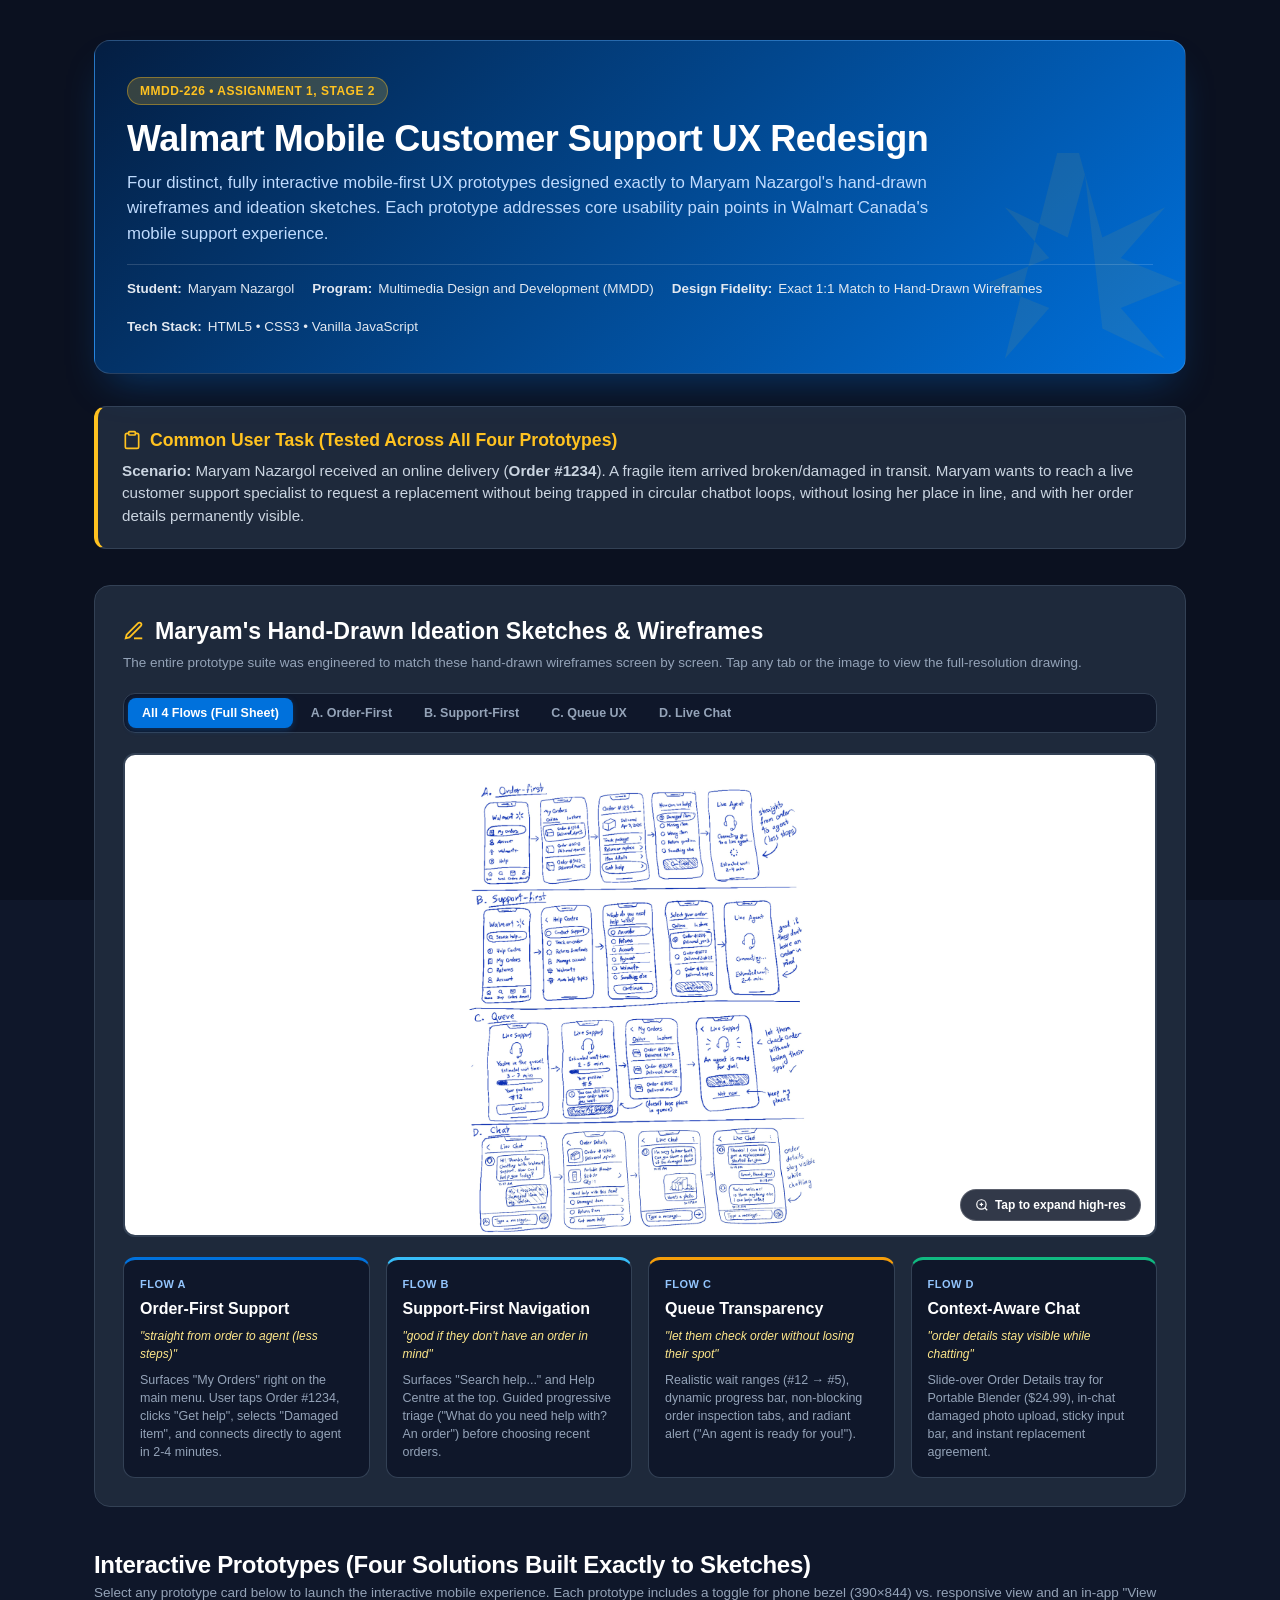
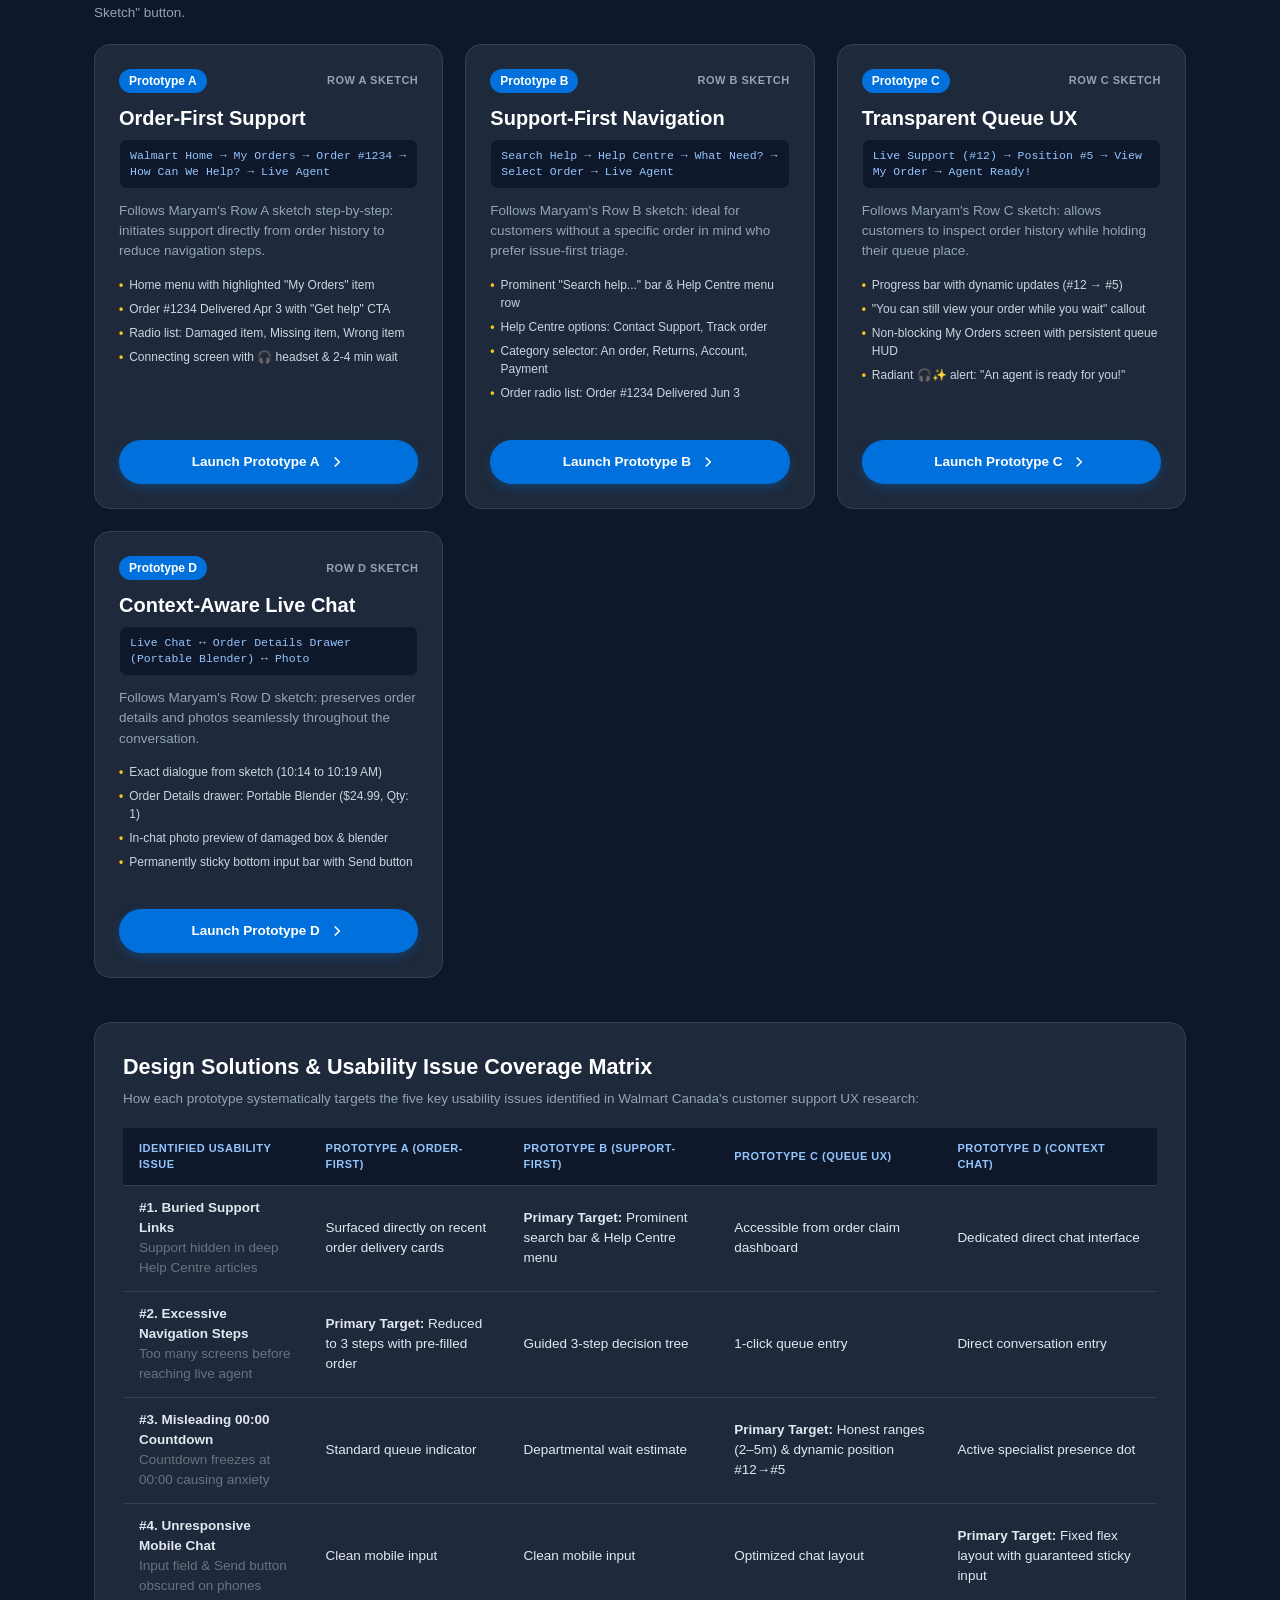
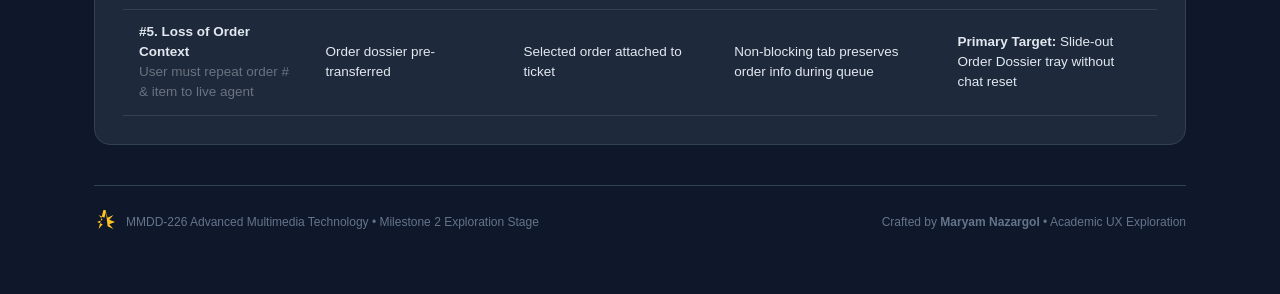
<file: mmdd226_AS1 - Execution : Clickable Prototype : Presentation_Maryam_Nazargol/MMDD226_Final_Project/index.html>
<!DOCTYPE html>
<html lang="en">
<head>
  <meta charset="UTF-8">
  <meta name="viewport" content="width=device-width, initial-scale=1.0">
  <title>Walmart Mobile Customer Support UX Redesign | MMDD-226 Stage 2</title>
  <link rel="stylesheet" href="assets/css/common.css">
  <style>
    /* ==========================================================================
       Hub Landing Page Styles
       ========================================================================== */
    body {
      background: #0B1120;
      color: #E2E8F0;
      min-height: 100vh;
      display: flex;
      flex-direction: column;
      font-family: var(--font-family);
    }

    .hub-container {
      max-width: 1140px;
      margin: 0 auto;
      padding: 40px 24px 60px;
      width: 100%;
    }

    /* Hero Banner */
    .hub-hero {
      background: linear-gradient(135deg, #041E42 0%, #0071DC 100%);
      border-radius: var(--radius-lg);
      padding: 36px 32px;
      margin-bottom: 32px;
      box-shadow: 0 20px 40px -15px rgba(0, 113, 220, 0.4);
      border: 1px solid rgba(255, 255, 255, 0.15);
      position: relative;
      overflow: hidden;
    }

    .hero-spark-bg {
      position: absolute;
      right: -30px;
      bottom: -40px;
      width: 260px;
      height: 260px;
      color: rgba(255, 194, 32, 0.08);
      pointer-events: none;
    }

    .course-badge {
      display: inline-flex;
      align-items: center;
      gap: 8px;
      background: rgba(255, 194, 32, 0.2);
      border: 1px solid rgba(255, 194, 32, 0.4);
      color: #FFC220;
      font-size: var(--font-size-xs);
      font-weight: 700;
      padding: 4px 12px;
      border-radius: var(--radius-full);
      text-transform: uppercase;
      letter-spacing: 0.5px;
      margin-bottom: 12px;
    }

    .hub-hero h1 {
      font-size: 2.25rem;
      font-weight: 800;
      color: #FFFFFF;
      letter-spacing: -0.5px;
      line-height: 1.2;
      margin-bottom: 10px;
    }

    .hub-hero p.subtitle {
      font-size: 1.05rem;
      color: #BFDBFE;
      max-width: 820px;
      line-height: 1.5;
      margin-bottom: 18px;
    }

    .author-meta-bar {
      display: flex;
      flex-wrap: wrap;
      gap: 18px;
      font-size: var(--font-size-sm);
      color: #E2E8F0;
      border-top: 1px solid rgba(255, 255, 255, 0.15);
      padding-top: 14px;
    }

    .meta-tag {
      display: inline-flex;
      align-items: center;
      gap: 6px;
    }

    /* Common User Task Card */
    .task-banner-card {
      background: #1E293B;
      border: 1px solid #334155;
      border-left: 4px solid var(--wm-spark-yellow);
      border-radius: var(--radius-md);
      padding: 20px 24px;
      margin-bottom: 36px;
    }

    .task-banner-card h2 {
      font-size: 1.1rem;
      font-weight: 700;
      color: var(--wm-spark-yellow);
      margin-bottom: 6px;
      display: flex;
      align-items: center;
      gap: 8px;
    }

    .task-banner-card p {
      font-size: 0.95rem;
      color: #CBD5E1;
      line-height: 1.5;
    }

    /* ==========================================================================
       Sketches & Ideation Showcase Section
       ========================================================================== */
    .sketches-showcase-section {
      background: #1E293B;
      border: 1px solid #334155;
      border-radius: var(--radius-lg);
      padding: 28px;
      margin-bottom: 40px;
    }

    .sketches-header-row {
      display: flex;
      justify-content: space-between;
      align-items: flex-start;
      flex-wrap: wrap;
      gap: 16px;
      margin-bottom: 20px;
    }

    .sketches-header-row h2 {
      font-size: 1.45rem;
      font-weight: 800;
      color: #FFFFFF;
      display: flex;
      align-items: center;
      gap: 10px;
      margin-bottom: 4px;
    }

    .sketches-header-row p {
      color: #94A3B8;
      font-size: var(--font-size-sm);
    }

    .sketch-tabs-nav {
      display: flex;
      flex-wrap: wrap;
      background: #0F172A;
      border-radius: var(--radius-md);
      padding: 4px;
      gap: 4px;
      border: 1px solid #334155;
      margin-bottom: 20px;
    }

    .sketch-tab-btn {
      background: transparent;
      border: none;
      color: #94A3B8;
      font-size: 12.5px;
      font-weight: 600;
      padding: 8px 14px;
      border-radius: var(--radius-sm);
      cursor: pointer;
      transition: all var(--transition-fast);
      display: flex;
      align-items: center;
      gap: 6px;
    }

    .sketch-tab-btn:hover {
      color: #FFFFFF;
      background: rgba(255, 255, 255, 0.05);
    }

    .sketch-tab-btn.active {
      background: var(--wm-blue-primary);
      color: #FFFFFF;
      font-weight: 700;
      box-shadow: 0 2px 6px rgba(0, 113, 220, 0.3);
    }

    .sketch-preview-canvas {
      position: relative;
      background: #FFFFFF;
      border-radius: var(--radius-md);
      border: 2px solid #334155;
      overflow: hidden;
      cursor: pointer;
      margin-bottom: 20px;
      transition: border-color var(--transition-fast);
    }

    .sketch-preview-canvas:hover {
      border-color: var(--wm-blue-primary);
    }

    .sketch-preview-img {
      width: 100%;
      height: 380px;
      object-fit: cover;
      display: block;
      transition: all 300ms ease;
    }

    /* Cropping view presets for tabs */
    .sketch-preview-img.crop-all {
      height: auto;
      max-height: 480px;
      object-fit: contain;
      background: #FFFFFF;
    }
    .sketch-preview-img.crop-a {
      object-position: 0 0%;
      height: 280px;
    }
    .sketch-preview-img.crop-b {
      object-position: 0 33%;
      height: 280px;
    }
    .sketch-preview-img.crop-c {
      object-position: 0 66%;
      height: 280px;
    }
    .sketch-preview-img.crop-d {
      object-position: 0 100%;
      height: 280px;
    }

    .sketch-zoom-badge {
      position: absolute;
      bottom: 14px;
      right: 14px;
      background: rgba(15, 23, 42, 0.85);
      backdrop-filter: blur(4px);
      color: #FFFFFF;
      padding: 6px 14px;
      border-radius: var(--radius-full);
      font-size: 12px;
      font-weight: 600;
      display: flex;
      align-items: center;
      gap: 6px;
      border: 1px solid rgba(255, 255, 255, 0.2);
    }

    .sketch-notes-grid {
      display: grid;
      grid-template-columns: repeat(auto-fit, minmax(240px, 1fr));
      gap: 16px;
    }

    .sketch-note-card {
      background: #0F172A;
      border: 1px solid #334155;
      border-radius: var(--radius-md);
      padding: 16px;
      border-top: 3px solid var(--wm-blue-primary);
    }

    .sketch-note-card.card-b { border-top-color: #38BDF8; }
    .sketch-note-card.card-c { border-top-color: #F59E0B; }
    .sketch-note-card.card-d { border-top-color: #10B981; }

    .note-badge {
      font-size: 11px;
      font-weight: 800;
      text-transform: uppercase;
      letter-spacing: 0.5px;
      color: #93C5FD;
      margin-bottom: 4px;
      display: block;
    }

    .note-title {
      font-size: 1rem;
      font-weight: 700;
      color: #FFFFFF;
      margin-bottom: 6px;
    }

    .note-quote {
      font-style: italic;
      color: #FDE68A;
      font-size: 12px;
      margin-bottom: 8px;
      display: block;
    }

    .note-desc {
      font-size: 12.5px;
      color: #94A3B8;
      line-height: 1.45;
    }

    /* Prototype Launch Grid */
    .section-heading-row {
      margin-bottom: 20px;
    }

    .section-heading-row h2 {
      font-size: 1.5rem;
      font-weight: 800;
      color: #FFFFFF;
      letter-spacing: -0.3px;
    }

    .section-heading-row p {
      color: #94A3B8;
      font-size: var(--font-size-sm);
    }

    .prototype-cards-grid {
      display: grid;
      grid-template-columns: repeat(auto-fit, minmax(260px, 1fr));
      gap: 22px;
      margin-bottom: 44px;
    }

    .proto-card {
      background: #1E293B;
      border: 1px solid #334155;
      border-radius: var(--radius-lg);
      padding: 24px;
      display: flex;
      flex-direction: column;
      justify-content: space-between;
      transition: all 250ms ease;
      position: relative;
      overflow: hidden;
    }

    .proto-card:hover {
      transform: translateY(-4px);
      border-color: var(--wm-blue-primary);
      box-shadow: 0 16px 30px -10px rgba(0, 113, 220, 0.35);
    }

    .proto-card-top {
      margin-bottom: 20px;
    }

    .proto-card-badge-row {
      display: flex;
      justify-content: space-between;
      align-items: center;
      margin-bottom: 12px;
    }

    .badge-letter {
      background: var(--wm-blue-primary);
      color: #FFFFFF;
      font-weight: 800;
      font-size: var(--font-size-xs);
      padding: 3px 10px;
      border-radius: var(--radius-full);
    }

    .badge-workflow {
      font-size: 11px;
      color: #94A3B8;
      font-weight: 600;
      text-transform: uppercase;
      letter-spacing: 0.5px;
    }

    .proto-title {
      font-size: 1.25rem;
      font-weight: 800;
      color: #FFFFFF;
      line-height: 1.3;
      margin-bottom: 8px;
    }

    .proto-workflow-flow {
      background: #0F172A;
      border-radius: var(--radius-sm);
      padding: 8px 10px;
      font-size: 11.5px;
      color: #93C5FD;
      font-family: monospace;
      margin-bottom: 12px;
      line-height: 1.4;
      border: 1px solid #1E293B;
    }

    .proto-description {
      font-size: var(--font-size-sm);
      color: #94A3B8;
      line-height: 1.5;
      margin-bottom: 14px;
    }

    .proto-highlights {
      list-style: none;
      padding: 0;
      display: flex;
      flex-direction: column;
      gap: 6px;
      font-size: 12px;
      color: #CBD5E1;
      margin-bottom: 18px;
    }

    .proto-highlights li {
      display: flex;
      align-items: flex-start;
      gap: 6px;
    }

    .proto-highlights li::before {
      content: "•";
      color: var(--wm-spark-yellow);
      font-weight: bold;
    }

    .btn-launch-proto {
      background: var(--wm-blue-primary);
      color: #FFFFFF;
      text-decoration: none;
      font-weight: 700;
      font-size: var(--font-size-sm);
      padding: 12px 18px;
      border-radius: var(--radius-full);
      display: flex;
      align-items: center;
      justify-content: center;
      gap: 8px;
      transition: background var(--transition-fast);
      box-shadow: 0 4px 10px rgba(0, 113, 220, 0.3);
    }

    .btn-launch-proto:hover {
      background: var(--wm-blue-hover);
    }

    /* Comparison Table */
    .comparison-section {
      background: #1E293B;
      border-radius: var(--radius-lg);
      border: 1px solid #334155;
      padding: 28px;
      margin-bottom: 40px;
      overflow-x: auto;
    }

    .comparison-section h2 {
      font-size: 1.35rem;
      font-weight: 800;
      color: #FFFFFF;
      margin-bottom: 6px;
    }

    .comparison-section p {
      font-size: var(--font-size-sm);
      color: #94A3B8;
      margin-bottom: 18px;
    }

    .matrix-table {
      width: 100%;
      border-collapse: collapse;
      font-size: var(--font-size-sm);
      text-align: left;
    }

    .matrix-table th, .matrix-table td {
      padding: 12px 16px;
      border-bottom: 1px solid #334155;
    }

    .matrix-table th {
      background: #0F172A;
      color: #93C5FD;
      font-weight: 700;
      text-transform: uppercase;
      font-size: 11px;
      letter-spacing: 0.5px;
    }

    .matrix-table tr:hover td {
      background: rgba(255, 255, 255, 0.02);
    }

    /* Footer */
    .hub-footer {
      border-top: 1px solid #334155;
      padding-top: 24px;
      display: flex;
      justify-content: space-between;
      align-items: center;
      flex-wrap: wrap;
      gap: 12px;
      font-size: var(--font-size-xs);
      color: #64748B;
    }

    .footer-left {
      display: flex;
      align-items: center;
      gap: 8px;
    }

    /* Lightbox Modal */
    .hub-lightbox {
      position: fixed;
      inset: 0;
      background: rgba(11, 17, 32, 0.92);
      backdrop-filter: blur(8px);
      z-index: 10000;
      display: flex;
      align-items: center;
      justify-content: center;
      padding: 24px;
    }

    .hub-lightbox-box {
      background: #1E293B;
      border: 1px solid #334155;
      border-radius: var(--radius-lg);
      max-width: 980px;
      width: 100%;
      max-height: 92vh;
      display: flex;
      flex-direction: column;
      overflow: hidden;
      box-shadow: 0 25px 60px rgba(0, 0, 0, 0.8);
    }

    .hub-lightbox-header {
      padding: 16px 20px;
      display: flex;
      justify-content: space-between;
      align-items: center;
      border-bottom: 1px solid #334155;
    }

    .hub-lightbox-body {
      padding: 16px;
      overflow-y: auto;
      background: #FFFFFF;
      text-align: center;
    }

    .hub-lightbox-img {
      max-width: 100%;
      height: auto;
      display: inline-block;
    }
  </style>
</head>
<body>

  <div class="hub-container">
    
    <!-- Hero Header -->
    <header class="hub-hero">
      <svg class="hero-spark-bg" viewBox="0 0 24 24" fill="currentColor" aria-hidden="true">
        <path d="M12 2l1.6 5.8L19.4 5l-4.1 4.7 5.7 2.3-5.7 2.3 4.1 4.7-5.8-2.8L12 2l-1.6-5.8L4.6 19l4.1-4.7L3 12l5.7-2.3L4.6 5l5.8 2.8L12 2z"/>
      </svg>
      <div class="course-badge">MMDD-226 • Assignment 1, Stage 2</div>
      <h1>Walmart Mobile Customer Support UX Redesign</h1>
      <p class="subtitle">
        Four distinct, fully interactive mobile-first UX prototypes designed exactly to Maryam Nazargol's hand-drawn wireframes and ideation sketches. Each prototype addresses core usability pain points in Walmart Canada's mobile support experience.
      </p>

      <div class="author-meta-bar">
        <span class="meta-tag"><strong>Student:</strong> Maryam Nazargol</span>
        <span class="meta-tag"><strong>Program:</strong> Multimedia Design and Development (MMDD)</span>
        <span class="meta-tag"><strong>Design Fidelity:</strong> Exact 1:1 Match to Hand-Drawn Wireframes</span>
        <span class="meta-tag"><strong>Tech Stack:</strong> HTML5 • CSS3 • Vanilla JavaScript</span>
      </div>
    </header>

    <!-- Common User Task Banner -->
    <section class="task-banner-card" aria-labelledby="taskHeading">
      <h2 id="taskHeading">
        <svg width="20" height="20" viewBox="0 0 24 24" fill="none" stroke="currentColor" stroke-width="2"><path d="M16 4h2a2 2 0 0 1 2 2v14a2 2 0 0 1-2 2H6a2 2 0 0 1-2-2V6a2 2 0 0 1 2-2h2"/><rect x="8" y="2" width="8" height="4" rx="1" ry="1"/></svg>
        Common User Task (Tested Across All Four Prototypes)
      </h2>
      <p>
        <strong>Scenario:</strong> Maryam Nazargol received an online delivery (<strong>Order #1234</strong>). A fragile item arrived broken/damaged in transit. Maryam wants to reach a live customer support specialist to request a replacement without being trapped in circular chatbot loops, without losing her place in line, and with her order details permanently visible.
      </p>
    </section>

    <!-- ==========================================================================
         Sketches & Ideation Drawings Section
         ========================================================================== -->
    <section class="sketches-showcase-section" aria-labelledby="sketchesHeading">
      <div class="sketches-header-row">
        <div>
          <h2 id="sketchesHeading">
            <svg width="22" height="22" viewBox="0 0 24 24" fill="none" stroke="#FFC220" stroke-width="2"><path d="M12 20h9"/><path d="M16.5 3.5a2.121 2.121 0 0 1 3 3L7 19l-4 1 1-4L16.5 3.5z"/></svg>
            Maryam's Hand-Drawn Ideation Sketches & Wireframes
          </h2>
          <p>The entire prototype suite was engineered to match these hand-drawn wireframes screen by screen. Tap any tab or the image to view the full-resolution drawing.</p>
        </div>
      </div>

      <!-- Sketch Tabs Selector -->
      <div class="sketch-tabs-nav" role="tablist">
        <button class="sketch-tab-btn active" data-crop="crop-all" role="tab" aria-selected="true">All 4 Flows (Full Sheet)</button>
        <button class="sketch-tab-btn" data-crop="crop-a" role="tab" aria-selected="false">A. Order-First</button>
        <button class="sketch-tab-btn" data-crop="crop-b" role="tab" aria-selected="false">B. Support-First</button>
        <button class="sketch-tab-btn" data-crop="crop-c" role="tab" aria-selected="false">C. Queue UX</button>
        <button class="sketch-tab-btn" data-crop="crop-d" role="tab" aria-selected="false">D. Live Chat</button>
      </div>

      <!-- Sketch Preview Window -->
      <div class="sketch-preview-canvas" id="hubSketchPreview" title="Click to open full-screen lightbox">
        <img src="sketches/walmart_ux_sketches.png" alt="Maryam Nazargol hand-drawn sketches for Walmart support UX redesign" class="sketch-preview-img crop-all" id="hubSketchImg">
        <div class="sketch-zoom-badge">
          <svg width="14" height="14" viewBox="0 0 24 24" fill="none" stroke="currentColor" stroke-width="2"><circle cx="11" cy="11" r="8"/><path d="m21 21-4.3-4.3"/><line x1="11" y1="8" x2="11" y2="14"/><line x1="8" y1="11" x2="14" y2="11"/></svg>
          <span>Tap to expand high-res</span>
        </div>
      </div>

      <!-- Flow Notes Grid -->
      <div class="sketch-notes-grid">
        <div class="sketch-note-card">
          <span class="note-badge">Flow A</span>
          <h3 class="note-title">Order-First Support</h3>
          <span class="note-quote">"straight from order to agent (less steps)"</span>
          <p class="note-desc">Surfaces "My Orders" right on the main menu. User taps Order #1234, clicks "Get help", selects "Damaged item", and connects directly to agent in 2-4 minutes.</p>
        </div>

        <div class="sketch-note-card card-b">
          <span class="note-badge">Flow B</span>
          <h3 class="note-title">Support-First Navigation</h3>
          <span class="note-quote">"good if they don't have an order in mind"</span>
          <p class="note-desc">Surfaces "Search help..." and Help Centre at the top. Guided progressive triage ("What do you need help with? An order") before choosing recent orders.</p>
        </div>

        <div class="sketch-note-card card-c">
          <span class="note-badge">Flow C</span>
          <h3 class="note-title">Queue Transparency</h3>
          <span class="note-quote">"let them check order without losing their spot"</span>
          <p class="note-desc">Realistic wait ranges (#12 → #5), dynamic progress bar, non-blocking order inspection tabs, and radiant alert ("An agent is ready for you!").</p>
        </div>

        <div class="sketch-note-card card-d">
          <span class="note-badge">Flow D</span>
          <h3 class="note-title">Context-Aware Chat</h3>
          <span class="note-quote">"order details stay visible while chatting"</span>
          <p class="note-desc">Slide-over Order Details tray for Portable Blender ($24.99), in-chat damaged photo upload, sticky input bar, and instant replacement agreement.</p>
        </div>
      </div>
    </section>

    <!-- Prototype Launch Grid -->
    <section aria-labelledby="prototypesHeading">
      <div class="section-heading-row">
        <h2 id="prototypesHeading">Interactive Prototypes (Four Solutions Built Exactly to Sketches)</h2>
        <p>Select any prototype card below to launch the interactive mobile experience. Each prototype includes a toggle for phone bezel (390×844) vs. responsive view and an in-app "View Sketch" button.</p>
      </div>

      <div class="prototype-cards-grid">
        
        <!-- CARD A -->
        <article class="proto-card" id="cardProtoA">
          <div class="proto-card-top">
            <div class="proto-card-badge-row">
              <span class="badge-letter">Prototype A</span>
              <span class="badge-workflow">Row A Sketch</span>
            </div>
            <h3 class="proto-title">Order-First Support</h3>
            <div class="proto-workflow-flow">
              Walmart Home → My Orders → Order #1234 → How Can We Help? → Live Agent
            </div>
            <p class="proto-description">
              Follows Maryam's Row A sketch step-by-step: initiates support directly from order history to reduce navigation steps.
            </p>
            <ul class="proto-highlights">
              <li>Home menu with highlighted "My Orders" item</li>
              <li>Order #1234 Delivered Apr 3 with "Get help" CTA</li>
              <li>Radio list: Damaged item, Missing item, Wrong item</li>
              <li>Connecting screen with 🎧 headset & 2-4 min wait</li>
            </ul>
          </div>
          <a href="prototype-a/index.html" class="btn-launch-proto" id="btnLaunchProtoA">
            <span>Launch Prototype A</span>
            <svg width="18" height="18" viewBox="0 0 24 24" fill="none" stroke="currentColor" stroke-width="2"><path d="m9 18 6-6-6-6"/></svg>
          </a>
        </article>

        <!-- CARD B -->
        <article class="proto-card" id="cardProtoB">
          <div class="proto-card-top">
            <div class="proto-card-badge-row">
              <span class="badge-letter">Prototype B</span>
              <span class="badge-workflow">Row B Sketch</span>
            </div>
            <h3 class="proto-title">Support-First Navigation</h3>
            <div class="proto-workflow-flow">
              Search Help → Help Centre → What Need? → Select Order → Live Agent
            </div>
            <p class="proto-description">
              Follows Maryam's Row B sketch: ideal for customers without a specific order in mind who prefer issue-first triage.
            </p>
            <ul class="proto-highlights">
              <li>Prominent "Search help..." bar & Help Centre menu row</li>
              <li>Help Centre options: Contact Support, Track order</li>
              <li>Category selector: An order, Returns, Account, Payment</li>
              <li>Order radio list: Order #1234 Delivered Jun 3</li>
            </ul>
          </div>
          <a href="prototype-b/index.html" class="btn-launch-proto" id="btnLaunchProtoB">
            <span>Launch Prototype B</span>
            <svg width="18" height="18" viewBox="0 0 24 24" fill="none" stroke="currentColor" stroke-width="2"><path d="m9 18 6-6-6-6"/></svg>
          </a>
        </article>

        <!-- CARD C -->
        <article class="proto-card" id="cardProtoC">
          <div class="proto-card-top">
            <div class="proto-card-badge-row">
              <span class="badge-letter">Prototype C</span>
              <span class="badge-workflow">Row C Sketch</span>
            </div>
            <h3 class="proto-title">Transparent Queue UX</h3>
            <div class="proto-workflow-flow">
              Live Support (#12) → Position #5 → View My Order → Agent Ready!
            </div>
            <p class="proto-description">
              Follows Maryam's Row C sketch: allows customers to inspect order history while holding their queue place.
            </p>
            <ul class="proto-highlights">
              <li>Progress bar with dynamic updates (#12 → #5)</li>
              <li>"You can still view your order while you wait" callout</li>
              <li>Non-blocking My Orders screen with persistent queue HUD</li>
              <li>Radiant 🎧✨ alert: "An agent is ready for you!"</li>
            </ul>
          </div>
          <a href="prototype-c/index.html" class="btn-launch-proto" id="btnLaunchProtoC">
            <span>Launch Prototype C</span>
            <svg width="18" height="18" viewBox="0 0 24 24" fill="none" stroke="currentColor" stroke-width="2"><path d="m9 18 6-6-6-6"/></svg>
          </a>
        </article>

        <!-- CARD D -->
        <article class="proto-card" id="cardProtoD">
          <div class="proto-card-top">
            <div class="proto-card-badge-row">
              <span class="badge-letter">Prototype D</span>
              <span class="badge-workflow">Row D Sketch</span>
            </div>
            <h3 class="proto-title">Context-Aware Live Chat</h3>
            <div class="proto-workflow-flow">
              Live Chat ↔ Order Details Drawer (Portable Blender) ↔ Photo
            </div>
            <p class="proto-description">
              Follows Maryam's Row D sketch: preserves order details and photos seamlessly throughout the conversation.
            </p>
            <ul class="proto-highlights">
              <li>Exact dialogue from sketch (10:14 to 10:19 AM)</li>
              <li>Order Details drawer: Portable Blender ($24.99, Qty: 1)</li>
              <li>In-chat photo preview of damaged box & blender</li>
              <li>Permanently sticky bottom input bar with Send button</li>
            </ul>
          </div>
          <a href="prototype-d/index.html" class="btn-launch-proto" id="btnLaunchProtoD">
            <span>Launch Prototype D</span>
            <svg width="18" height="18" viewBox="0 0 24 24" fill="none" stroke="currentColor" stroke-width="2"><path d="m9 18 6-6-6-6"/></svg>
          </a>
        </article>

      </div>
    </section>

    <!-- Usability Issues & Prototype Comparison Matrix -->
    <section class="comparison-section" aria-labelledby="comparisonHeading">
      <h2 id="comparisonHeading">Design Solutions & Usability Issue Coverage Matrix</h2>
      <p>How each prototype systematically targets the five key usability issues identified in Walmart Canada's customer support UX research:</p>

      <table class="matrix-table" aria-label="Comparison matrix of prototypes and usability issues">
        <thead>
          <tr>
            <th>Identified Usability Issue</th>
            <th>Prototype A (Order-First)</th>
            <th>Prototype B (Support-First)</th>
            <th>Prototype C (Queue UX)</th>
            <th>Prototype D (Context Chat)</th>
          </tr>
        </thead>
        <tbody>
          <tr>
            <td><strong>#1. Buried Support Links</strong><br><span class="text-xs text-muted">Support hidden in deep Help Centre articles</span></td>
            <td>Surfaced directly on recent order delivery cards</td>
            <td><strong>Primary Target:</strong> Prominent search bar & Help Centre menu</td>
            <td>Accessible from order claim dashboard</td>
            <td>Dedicated direct chat interface</td>
          </tr>
          <tr>
            <td><strong>#2. Excessive Navigation Steps</strong><br><span class="text-xs text-muted">Too many screens before reaching live agent</span></td>
            <td><strong>Primary Target:</strong> Reduced to 3 steps with pre-filled order</td>
            <td>Guided 3-step decision tree</td>
            <td>1-click queue entry</td>
            <td>Direct conversation entry</td>
          </tr>
          <tr>
            <td><strong>#3. Misleading 00:00 Countdown</strong><br><span class="text-xs text-muted">Countdown freezes at 00:00 causing anxiety</span></td>
            <td>Standard queue indicator</td>
            <td>Departmental wait estimate</td>
            <td><strong>Primary Target:</strong> Honest ranges (2–5m) & dynamic position #12→#5</td>
            <td>Active specialist presence dot</td>
          </tr>
          <tr>
            <td><strong>#4. Unresponsive Mobile Chat</strong><br><span class="text-xs text-muted">Input field & Send button obscured on phones</span></td>
            <td>Clean mobile input</td>
            <td>Clean mobile input</td>
            <td>Optimized chat layout</td>
            <td><strong>Primary Target:</strong> Fixed flex layout with guaranteed sticky input</td>
          </tr>
          <tr>
            <td><strong>#5. Loss of Order Context</strong><br><span class="text-xs text-muted">User must repeat order # & item to live agent</span></td>
            <td>Order dossier pre-transferred</td>
            <td>Selected order attached to ticket</td>
            <td>Non-blocking tab preserves order info during queue</td>
            <td><strong>Primary Target:</strong> Slide-out Order Dossier tray without chat reset</td>
          </tr>
        </tbody>
      </table>
    </section>

    <!-- Hub Footer -->
    <footer class="hub-footer">
      <div class="footer-left">
        <svg class="wm-spark-icon" viewBox="0 0 24 24" fill="#FFC220" width="18" height="18"><path d="M12 2l1.6 5.8L19.4 5l-4.1 4.7 5.7 2.3-5.7 2.3 4.1 4.7-5.8-2.8L12 2l-1.6-5.8L4.6 19l4.1-4.7L3 12l5.7-2.3L4.6 5l5.8 2.8L12 2z"/></svg>
        <span>MMDD-226 Advanced Multimedia Technology • Milestone 2 Exploration Stage</span>
      </div>
      <div>
        <span>Crafted by <strong>Maryam Nazargol</strong> • Academic UX Exploration</span>
      </div>
    </footer>

  </div>

  <!-- Full-Screen Lightbox Modal for Sketches -->
  <div class="hub-lightbox" id="hubLightbox" style="display: none;" role="dialog" aria-modal="true" aria-labelledby="lightboxTitle">
    <div class="hub-lightbox-box">
      <div class="hub-lightbox-header">
        <div>
          <span class="badge badge-info">Hand-Drawn Wireframe Sheet</span>
          <h2 class="modal-title font-bold" id="lightboxTitle">Maryam Nazargol — Ideation Sketches</h2>
        </div>
        <button class="btn-close-modal" id="btnCloseLightbox" aria-label="Close image viewer">✕</button>
      </div>
      <div class="hub-lightbox-body">
        <img src="sketches/walmart_ux_sketches.png" alt="High resolution sketches" class="hub-lightbox-img">
      </div>
    </div>
  </div>

  <script>
    // Tab switching for sketch viewer
    const sketchTabs = document.querySelectorAll('.sketch-tab-btn');
    const hubSketchImg = document.getElementById('hubSketchImg');
    const hubSketchPreview = document.getElementById('hubSketchPreview');
    const hubLightbox = document.getElementById('hubLightbox');
    const btnCloseLightbox = document.getElementById('btnCloseLightbox');

    sketchTabs.forEach(tab => {
      tab.addEventListener('click', () => {
        sketchTabs.forEach(t => t.classList.remove('active'));
        tab.classList.add('active');
        const cropClass = tab.getAttribute('data-crop');
        hubSketchImg.className = 'sketch-preview-img ' + cropClass;
      });
    });

    // Lightbox modal toggle
    if (hubSketchPreview && hubLightbox) {
      hubSketchPreview.addEventListener('click', () => {
        hubLightbox.style.display = 'flex';
      });
    }

    if (btnCloseLightbox && hubLightbox) {
      btnCloseLightbox.addEventListener('click', () => {
        hubLightbox.style.display = 'none';
      });
    }

    if (hubLightbox) {
      hubLightbox.addEventListener('click', (e) => {
        if (e.target === hubLightbox) {
          hubLightbox.style.display = 'none';
        }
      });
    }
  </script>

</body>
</html>
</file>
<file: mmdd226_AS1 - Execution : Clickable Prototype : Presentation_Maryam_Nazargol/assets/css/style.css>
/* ==========================================================================
   Walmart Mobile Customer Support UX Redesign — Version B (Help-First)
   Course: MMDD-226 Advanced Multimedia Technology
   Student: Maryam Nazargol
   Visual Identity: Walmart Blue & Spark Design System
   ========================================================================== */

:root {
  /* Walmart Brand Colors */
  --wm-blue-primary: #0071DC;
  --wm-blue-hover: #005bb5;
  --wm-blue-dark: #041E42;
  --wm-blue-light: #EBF3FC;
  --wm-blue-soft: #F0F6FD;
  --wm-spark-yellow: #FFC220;
  --wm-spark-orange: #F59E0B;
  --wm-spark-hover: #E5AC00;

  /* Semantic Feedback Palette */
  --status-success: #0B823D;
  --status-success-bg: #E8F7EE;
  --status-success-border: #A3E6BA;
  --status-warning: #B45309;
  --status-warning-bg: #FEF3C7;
  --status-warning-border: #FDE68A;
  --status-danger: #D92D20;
  --status-danger-bg: #FEE4E2;
  --status-danger-border: #FECDCA;
  --status-info: #0284C7;
  --status-info-bg: #E0F2FE;
  --status-info-border: #BAE6FD;

  /* Neutrals & Surfaces */
  --bg-desktop: #0B1120;
  --bg-app: #F4F6F9;
  --bg-surface: #FFFFFF;
  --bg-subtle: #F8FAFC;
  --bg-card: #FFFFFF;
  --text-primary: #111827;
  --text-secondary: #475569;
  --text-muted: #64748B;
  --text-light: #94A3B8;
  --text-inverse: #FFFFFF;
  --border-light: #E2E8F0;
  --border-medium: #CBD5E1;
  --border-accent: #0071DC;

  /* Typography */
  --font-family: -apple-system, BlinkMacSystemFont, "Segoe UI", Roboto, "Helvetica Neue", Arial, sans-serif;
  --font-size-2xs: 0.6875rem; /* 11px */
  --font-size-xs: 0.75rem;    /* 12px */
  --font-size-sm: 0.84375rem; /* 13.5px */
  --font-size-base: 0.9375rem;/* 15px */
  --font-size-md: 1.0625rem;  /* 17px */
  --font-size-lg: 1.25rem;    /* 20px */
  --font-size-xl: 1.5rem;     /* 24px */
  --font-size-2xl: 1.875rem;  /* 30px */

  /* Border Radii */
  --radius-xs: 4px;
  --radius-sm: 8px;
  --radius-md: 12px;
  --radius-lg: 16px;
  --radius-xl: 22px;
  --radius-full: 9999px;

  /* Elevation Shadows */
  --shadow-sm: 0 1px 3px rgba(0, 0, 0, 0.06), 0 1px 2px rgba(0, 0, 0, 0.04);
  --shadow-md: 0 4px 6px -1px rgba(0, 0, 0, 0.08), 0 2px 4px -2px rgba(0, 0, 0, 0.04);
  --shadow-lg: 0 10px 15px -3px rgba(0, 0, 0, 0.08), 0 4px 6px -4px rgba(0, 0, 0, 0.04);
  --shadow-float: 0 14px 28px rgba(0, 113, 220, 0.18), 0 6px 12px rgba(0, 0, 0, 0.08);

  /* Transitions */
  --transition-fast: 150ms cubic-bezier(0.4, 0, 0.2, 1);
  --transition-normal: 250ms cubic-bezier(0.4, 0, 0.2, 1);
  --transition-smooth: 350ms cubic-bezier(0.16, 1, 0.3, 1);
}

/* Base Reset */
*, *::before, *::after {
  box-sizing: border-box;
  margin: 0;
  padding: 0;
}

html, body {
  height: 100%;
  font-family: var(--font-family);
  background-color: var(--bg-desktop);
  color: var(--text-primary);
  line-height: 1.45;
  -webkit-font-smoothing: antialiased;
  -moz-osx-font-smoothing: grayscale;
}

/* ==========================================================================
   TOP ACADEMIC TESTING TOOLBAR & STEP TRACKER
   ========================================================================== */
.demo-top-bar {
  position: fixed;
  top: 0;
  left: 0;
  right: 0;
  height: 52px;
  background: #041E42;
  color: #FFFFFF;
  display: flex;
  align-items: center;
  justify-content: space-between;
  padding: 0 20px;
  z-index: 10000;
  border-bottom: 1px solid rgba(255, 255, 255, 0.12);
  box-shadow: 0 2px 8px rgba(0, 0, 0, 0.3);
}

.demo-brand-zone {
  display: flex;
  align-items: center;
  gap: 12px;
}

.demo-title-group {
  display: flex;
  flex-direction: column;
}

.demo-title-main {
  font-weight: 700;
  font-size: var(--font-size-sm);
  color: #FFFFFF;
  display: flex;
  align-items: center;
  gap: 8px;
}

.demo-badge-version {
  background: var(--wm-spark-yellow);
  color: var(--wm-blue-dark);
  font-weight: 800;
  font-size: 11px;
  padding: 2px 7px;
  border-radius: var(--radius-full);
  letter-spacing: 0.5px;
  text-transform: uppercase;
}

.demo-subtitle {
  font-size: 11px;
  color: #93C5FD;
}

/* Journey Step Indicator (Top Bar Navigation) */
.demo-flow-tracker {
  display: none;
  align-items: center;
  gap: 6px;
  background: rgba(15, 23, 42, 0.6);
  padding: 4px 10px;
  border-radius: var(--radius-full);
  border: 1px solid rgba(255, 255, 255, 0.1);
}

@media (min-width: 1024px) {
  .demo-flow-tracker {
    display: flex;
  }
}

.flow-step-dot {
  width: 24px;
  height: 24px;
  border-radius: 50%;
  background: rgba(255, 255, 255, 0.2);
  color: #E2E8F0;
  font-size: 11px;
  font-weight: 700;
  display: flex;
  align-items: center;
  justify-content: center;
  cursor: pointer;
  transition: all var(--transition-fast);
  border: none;
}

.flow-step-dot:hover {
  background: rgba(255, 255, 255, 0.4);
}

.flow-step-dot.active {
  background: var(--wm-spark-yellow);
  color: var(--wm-blue-dark);
  box-shadow: 0 0 10px rgba(255, 194, 32, 0.6);
}

.flow-step-dot.completed {
  background: #10B981;
  color: #FFFFFF;
}

.flow-step-line {
  width: 12px;
  height: 2px;
  background: rgba(255, 255, 255, 0.15);
}

.flow-step-line.filled {
  background: #10B981;
}

.demo-controls-zone {
  display: flex;
  align-items: center;
  gap: 8px;
}

.btn-demo-action {
  background: rgba(255, 255, 255, 0.12);
  border: 1px solid rgba(255, 255, 255, 0.18);
  color: #FFFFFF;
  padding: 6px 12px;
  border-radius: var(--radius-sm);
  cursor: pointer;
  font-size: var(--font-size-xs);
  font-weight: 600;
  display: inline-flex;
  align-items: center;
  gap: 6px;
  transition: all var(--transition-fast);
}

.btn-demo-action:hover {
  background: rgba(255, 255, 255, 0.24);
  transform: translateY(-1px);
}

.btn-demo-action.btn-spark {
  background: var(--wm-spark-yellow);
  color: var(--wm-blue-dark);
  border-color: var(--wm-spark-yellow);
}

.btn-demo-action.btn-spark:hover {
  background: var(--wm-spark-hover);
}

/* ==========================================================================
   DEVICE WRAPPER & VIEW MODES (Phone Frame vs Fluid Responsive)
   ========================================================================== */
.device-wrapper {
  padding-top: 52px;
  min-height: 100vh;
  display: flex;
  flex-direction: column;
  align-items: center;
  justify-content: flex-start;
  background: radial-gradient(circle at 50% 20%, #1E293B 0%, #0F172A 70%, #020617 100%);
  padding-bottom: 30px;
}

/* Phone Bezel Container */
.device-frame {
  width: 100%;
  max-width: 412px;
  min-height: 844px;
  height: calc(100vh - 80px);
  background-color: var(--bg-app);
  border-radius: 44px;
  box-shadow: 0 0 0 12px #1E293B, 0 0 0 14px #334155, 0 25px 60px rgba(0, 0, 0, 0.65);
  display: flex;
  flex-direction: column;
  overflow: hidden;
  position: relative;
  margin-top: 14px;
  transition: all 300ms cubic-bezier(0.16, 1, 0.3, 1);
}

/* Fluid Responsive Mode (Desktop view) */
.device-frame.view-fluid {
  max-width: 820px;
  height: calc(100vh - 80px);
  border-radius: var(--radius-lg);
  box-shadow: 0 10px 40px rgba(0, 0, 0, 0.5);
}

.device-frame.view-fluid .phone-status-bar {
  display: none;
}

/* Native Mobile View (when viewed on an actual mobile device) */
@media (max-width: 500px) {
  .device-wrapper {
    padding-top: 52px;
    padding-bottom: 0;
    background: var(--bg-app);
  }
  .device-frame {
    max-width: 100%;
    min-height: calc(100vh - 52px);
    height: calc(100vh - 52px);
    border-radius: 0;
    box-shadow: none;
    margin-top: 0;
  }
}

/* Phone Status Bar (Simulated iPhone Dynamic Island) */
.phone-status-bar {
  height: 44px;
  background: var(--wm-blue-dark);
  color: #FFFFFF;
  display: flex;
  align-items: center;
  justify-content: space-between;
  padding: 0 24px;
  font-size: 13px;
  font-weight: 600;
  z-index: 50;
  flex-shrink: 0;
}

.status-notch {
  width: 100px;
  height: 22px;
  background: #000000;
  border-radius: var(--radius-full);
}

.status-icons {
  display: flex;
  align-items: center;
  gap: 6px;
  font-size: 12px;
}

/* Demo Workflow Pill Banner inside Frame */
.flow-meta-pill {
  background: #EBF3FC;
  border-bottom: 1px solid #D0E3F8;
  padding: 6px 14px;
  font-size: var(--font-size-xs);
  color: var(--wm-blue-primary);
  display: flex;
  align-items: center;
  justify-content: space-between;
  flex-shrink: 0;
}

.flow-meta-pill strong {
  color: var(--wm-blue-dark);
}

.flow-meta-pill .pill-tag {
  background: var(--wm-spark-yellow);
  color: var(--wm-blue-dark);
  font-weight: 700;
  font-size: 10px;
  padding: 1px 6px;
  border-radius: var(--radius-full);
}

/* App Viewport Container (Screens Switch Area) */
.app-screen {
  flex: 1;
  display: flex;
  flex-direction: column;
  overflow-y: auto;
  position: relative;
  background-color: var(--bg-app);
  scroll-behavior: smooth;
}

/* Individual Screens */
.view-screen {
  display: none;
  flex-direction: column;
  min-height: 100%;
  animation: fadeIn 220ms ease;
}

.view-screen.active {
  display: flex;
}

@keyframes fadeIn {
  from { opacity: 0; transform: translateY(6px); }
  to { opacity: 1; transform: translateY(0); }
}

/* ==========================================================================
   WALMART HEADER COMPONENTS
   ========================================================================== */
.wm-header {
  background-color: var(--wm-blue-primary);
  color: #FFFFFF;
  padding: 10px 14px 12px;
  flex-shrink: 0;
  box-shadow: 0 2px 4px rgba(0, 0, 0, 0.08);
}

.wm-header-top {
  display: flex;
  align-items: center;
  justify-content: space-between;
  margin-bottom: 8px;
}

.wm-brand-cluster {
  display: flex;
  align-items: center;
  gap: 8px;
  text-decoration: none;
  color: #FFFFFF;
  cursor: pointer;
}

.wm-spark-icon {
  width: 24px;
  height: 24px;
  fill: var(--wm-spark-yellow);
  flex-shrink: 0;
}

.wm-brand-title {
  font-size: 1.35rem;
  font-weight: 800;
  letter-spacing: -0.3px;
  color: #FFFFFF;
}

.wm-header-actions {
  display: flex;
  align-items: center;
  gap: 12px;
}

.user-profile-chip {
  display: flex;
  align-items: center;
  gap: 6px;
  font-size: var(--font-size-xs);
  background: rgba(255, 255, 255, 0.15);
  padding: 4px 10px;
  border-radius: var(--radius-full);
  color: #FFFFFF;
  font-weight: 600;
  cursor: pointer;
  transition: background var(--transition-fast);
}

.user-profile-chip:hover {
  background: rgba(255, 255, 255, 0.25);
}

.user-avatar-mini {
  width: 20px;
  height: 20px;
  border-radius: 50%;
  background: var(--wm-spark-yellow);
  color: var(--wm-blue-dark);
  display: flex;
  align-items: center;
  justify-content: center;
  font-size: 10px;
  font-weight: 800;
}

.cart-btn-wrap {
  position: relative;
  color: #FFFFFF;
  display: flex;
  align-items: center;
  cursor: pointer;
  padding: 4px;
}

.cart-badge {
  position: absolute;
  top: -2px;
  right: -4px;
  background: var(--wm-spark-yellow);
  color: var(--wm-blue-dark);
  font-size: 10px;
  font-weight: 800;
  width: 16px;
  height: 16px;
  border-radius: 50%;
  display: flex;
  align-items: center;
  justify-content: center;
}

/* Delivery & Store Bar */
.wm-delivery-strip {
  display: flex;
  align-items: center;
  gap: 6px;
  font-size: 11.5px;
  color: #E0F2FE;
  margin-bottom: 10px;
  cursor: pointer;
}

.wm-delivery-strip svg {
  flex-shrink: 0;
  stroke: var(--wm-spark-yellow);
}

.wm-delivery-strip strong {
  color: #FFFFFF;
}

/* Home Search Bar (Exact to Sketch B1: Search help...) */
.wm-search-container {
  position: relative;
  width: 100%;
}

.wm-search-bar {
  background: #FFFFFF;
  border-radius: var(--radius-full);
  display: flex;
  align-items: center;
  padding: 0 14px;
  height: 42px;
  box-shadow: 0 2px 6px rgba(0, 0, 0, 0.1);
  cursor: pointer;
  transition: all var(--transition-fast);
}

.wm-search-bar:hover, .wm-search-bar:focus-within {
  box-shadow: 0 4px 10px rgba(0, 0, 0, 0.15);
}

.search-icon-svg {
  stroke: #64748B;
  margin-right: 10px;
  flex-shrink: 0;
}

.wm-search-input {
  border: none;
  background: transparent;
  width: 100%;
  font-size: var(--font-size-base);
  color: var(--text-primary);
  outline: none;
  font-family: inherit;
}

.wm-search-input::placeholder {
  color: #64748B;
}

.search-spark-tag {
  background: var(--wm-blue-light);
  color: var(--wm-blue-primary);
  font-size: 11px;
  font-weight: 700;
  padding: 2px 8px;
  border-radius: var(--radius-full);
  margin-left: 6px;
  white-space: nowrap;
}

/* Quick Action Category Pills */
.wm-quick-pills {
  display: flex;
  align-items: center;
  gap: 8px;
  padding: 10px 14px 4px;
  overflow-x: auto;
  scrollbar-width: none;
}
.wm-quick-pills::-webkit-scrollbar { display: none; }

.quick-pill {
  background: #FFFFFF;
  border: 1px solid var(--border-light);
  color: var(--text-secondary);
  font-size: var(--font-size-xs);
  font-weight: 600;
  padding: 6px 14px;
  border-radius: var(--radius-full);
  white-space: nowrap;
  display: flex;
  align-items: center;
  gap: 6px;
  cursor: pointer;
  transition: all var(--transition-fast);
}

.quick-pill:hover {
  background: var(--wm-blue-light);
  color: var(--wm-blue-primary);
  border-color: #BAE6FD;
}

.quick-pill.highlight {
  background: #FEF3C7;
  color: #92400E;
  border-color: #FDE68A;
}

/* Secondary App Bar (With Back Button) */
.app-header {
  background: var(--wm-blue-primary);
  color: #FFFFFF;
  padding: 12px 14px;
  display: flex;
  align-items: center;
  justify-content: space-between;
  flex-shrink: 0;
  box-shadow: 0 2px 4px rgba(0, 0, 0, 0.08);
}

.app-header-left {
  display: flex;
  align-items: center;
  gap: 10px;
}

.btn-header-back {
  background: rgba(255, 255, 255, 0.15);
  border: none;
  color: #FFFFFF;
  width: 36px;
  height: 36px;
  border-radius: 50%;
  display: flex;
  align-items: center;
  justify-content: center;
  cursor: pointer;
  transition: background var(--transition-fast);
}

.btn-header-back:hover {
  background: rgba(255, 255, 255, 0.3);
}

.app-header-title {
  font-size: var(--font-size-md);
  font-weight: 700;
  color: #FFFFFF;
}

.app-header-right {
  display: flex;
  align-items: center;
  gap: 8px;
}

/* ==========================================================================
   CONTENT LAYOUT & CARDS
   ========================================================================== */
.screen-scroll-body {
  flex: 1;
  padding: 14px;
  display: flex;
  flex-direction: column;
  gap: 14px;
}

/* Alert Notification Banner (Order #1234 Delivery Context) */
.order-alert-banner {
  background: #FFFFFF;
  border: 1px solid var(--border-light);
  border-left: 4px solid var(--wm-blue-primary);
  border-radius: var(--radius-md);
  padding: 12px 14px;
  display: flex;
  align-items: center;
  justify-content: space-between;
  box-shadow: var(--shadow-sm);
}

.order-alert-left {
  display: flex;
  align-items: center;
  gap: 12px;
}

.alert-package-icon {
  width: 36px;
  height: 36px;
  border-radius: var(--radius-sm);
  background: var(--wm-blue-light);
  color: var(--wm-blue-primary);
  display: flex;
  align-items: center;
  justify-content: center;
  flex-shrink: 0;
}

.order-alert-text strong {
  display: block;
  font-size: var(--font-size-sm);
  color: var(--text-primary);
}

.order-alert-text span {
  font-size: var(--font-size-xs);
  color: var(--text-muted);
}

.btn-banner-action {
  background: var(--wm-blue-primary);
  color: #FFFFFF;
  font-size: var(--font-size-xs);
  font-weight: 700;
  padding: 6px 12px;
  border-radius: var(--radius-full);
  border: none;
  cursor: pointer;
  white-space: nowrap;
  transition: background var(--transition-fast);
}

.btn-banner-action:hover {
  background: var(--wm-blue-hover);
}

/* Sketch B1 Menu List Cards */
.sketch-menu-card {
  background: #FFFFFF;
  border-radius: var(--radius-lg);
  border: 1px solid var(--border-light);
  overflow: hidden;
  box-shadow: var(--shadow-sm);
}

.menu-list-row {
  display: flex;
  align-items: center;
  justify-content: space-between;
  padding: 16px;
  border-bottom: 1px solid var(--border-light);
  background: #FFFFFF;
  border-left: none;
  border-right: none;
  border-top: none;
  width: 100%;
  text-align: left;
  cursor: pointer;
  transition: background var(--transition-fast);
}

.menu-list-row:last-child {
  border-bottom: none;
}

.menu-list-row:hover {
  background: var(--bg-subtle);
}

.menu-list-row.priority-row {
  background: linear-gradient(to right, #FFFFFF, var(--wm-blue-soft));
  position: relative;
}

.menu-list-row.priority-row::before {
  content: '';
  position: absolute;
  left: 0;
  top: 0;
  bottom: 0;
  width: 4px;
  background: var(--wm-blue-primary);
}

.row-left-content {
  display: flex;
  align-items: center;
  gap: 12px;
}

.menu-icon-box {
  width: 40px;
  height: 40px;
  border-radius: var(--radius-md);
  background: var(--bg-subtle);
  color: var(--text-secondary);
  display: flex;
  align-items: center;
  justify-content: center;
  flex-shrink: 0;
}

.priority-row .menu-icon-box {
  background: var(--wm-blue-primary);
  color: #FFFFFF;
}

.row-texts {
  display: flex;
  flex-direction: column;
}

.row-title {
  font-size: var(--font-size-base);
  font-weight: 700;
  color: var(--text-primary);
}

.row-desc {
  font-size: var(--font-size-xs);
  color: var(--text-muted);
}

.row-right-content {
  display: flex;
  align-items: center;
  gap: 8px;
}

/* Badges */
.badge {
  display: inline-flex;
  align-items: center;
  gap: 4px;
  padding: 3px 8px;
  border-radius: var(--radius-full);
  font-size: 11px;
  font-weight: 700;
  letter-spacing: 0.2px;
}

.badge-spark {
  background: var(--wm-spark-yellow);
  color: var(--wm-blue-dark);
}

.badge-success {
  background: var(--status-success-bg);
  color: var(--status-success);
  border: 1px solid var(--status-success-border);
}

.badge-info {
  background: var(--status-info-bg);
  color: var(--status-info);
  border: 1px solid var(--status-info-border);
}

.badge-warning {
  background: var(--status-warning-bg);
  color: var(--status-warning);
  border: 1px solid var(--status-warning-border);
}

/* Annotation Callout Boxes (Exact to Sketches) */
.sketch-annotation-card {
  background: #EFF6FF;
  border: 1px solid #BFDBFE;
  border-radius: var(--radius-md);
  padding: 12px 14px;
  display: flex;
  align-items: flex-start;
  gap: 10px;
  font-size: var(--font-size-xs);
  color: #1E3A8A;
  line-height: 1.45;
}

.sketch-annotation-card svg {
  flex-shrink: 0;
  margin-top: 2px;
  stroke: var(--wm-blue-primary);
}

.sketch-quote-badge {
  background: #FEF9C3;
  border: 1px dashed #CA8A04;
  color: #854D0E;
  padding: 8px 12px;
  border-radius: var(--radius-md);
  font-size: var(--font-size-xs);
  font-style: italic;
  display: flex;
  align-items: center;
  gap: 6px;
}

/* ==========================================================================
   INTERACTIVE RADIO FIELDSETS (Exact to Sketch B2, B3, B4)
   ========================================================================== */
.sketch-radio-group {
  background: #FFFFFF;
  border-radius: var(--radius-lg);
  border: 1px solid var(--border-light);
  overflow: hidden;
  box-shadow: var(--shadow-sm);
}

.radio-row-item {
  display: flex;
  align-items: center;
  justify-content: space-between;
  padding: 14px 16px;
  border-bottom: 1px solid var(--border-light);
  cursor: pointer;
  transition: all var(--transition-fast);
  position: relative;
  user-select: none;
}

.radio-row-item:last-child {
  border-bottom: none;
}

.radio-row-item:hover {
  background: var(--bg-subtle);
}

.radio-row-item.checked {
  background: var(--wm-blue-light);
}

.radio-item-left {
  display: flex;
  align-items: center;
  gap: 12px;
  flex: 1;
}

.custom-radio {
  width: 22px;
  height: 22px;
  border-radius: 50%;
  border: 2px solid var(--border-medium);
  background: #FFFFFF;
  display: flex;
  align-items: center;
  justify-content: center;
  flex-shrink: 0;
  transition: all var(--transition-fast);
}

.radio-row-item.checked .custom-radio {
  border-color: var(--wm-blue-primary);
  background: var(--wm-blue-primary);
}

.custom-radio::after {
  content: '';
  width: 8px;
  height: 8px;
  border-radius: 50%;
  background: #FFFFFF;
  opacity: 0;
  transform: scale(0.5);
  transition: all var(--transition-fast);
}

.radio-row-item.checked .custom-radio::after {
  opacity: 1;
  transform: scale(1);
}

.radio-label-block {
  display: flex;
  flex-direction: column;
}

.radio-title {
  font-size: var(--font-size-base);
  font-weight: 600;
  color: var(--text-primary);
}

.radio-row-item.checked .radio-title {
  font-weight: 700;
  color: var(--wm-blue-primary);
}

.radio-desc {
  font-size: var(--font-size-xs);
  color: var(--text-muted);
}

/* Segmented Subtabs (Exact to Sketch B4: Online | In store) */
.segmented-control {
  background: #E2E8F0;
  border-radius: var(--radius-full);
  padding: 3px;
  display: flex;
  gap: 3px;
}

.seg-btn {
  flex: 1;
  padding: 8px 16px;
  border: none;
  background: transparent;
  font-size: var(--font-size-sm);
  font-weight: 600;
  color: var(--text-secondary);
  border-radius: var(--radius-full);
  cursor: pointer;
  transition: all var(--transition-fast);
  text-align: center;
}

.seg-btn.active {
  background: #FFFFFF;
  color: var(--wm-blue-primary);
  box-shadow: 0 1px 3px rgba(0, 0, 0, 0.1);
  font-weight: 700;
}

/* Order Item Card (Step 4 Selection) */
.order-card-detailed {
  background: #FFFFFF;
  border-radius: var(--radius-md);
  border: 1px solid var(--border-light);
  padding: 14px;
  display: flex;
  flex-direction: column;
  gap: 10px;
  box-shadow: var(--shadow-sm);
  transition: border-color var(--transition-fast);
}

.order-card-detailed.selected {
  border-color: var(--wm-blue-primary);
  box-shadow: 0 0 0 2px var(--wm-blue-light);
}

.order-meta-header {
  display: flex;
  align-items: center;
  justify-content: space-between;
  border-bottom: 1px solid var(--border-light);
  padding-bottom: 8px;
}

.order-title-chip {
  font-weight: 700;
  font-size: var(--font-size-base);
  color: var(--wm-blue-dark);
}

.order-delivery-date {
  font-size: var(--font-size-xs);
  color: var(--text-muted);
}

/* Product Card Preview with Generated Damaged Blender Image */
.product-preview-row {
  display: flex;
  align-items: center;
  gap: 12px;
  background: var(--bg-subtle);
  border-radius: var(--radius-sm);
  padding: 10px;
  border: 1px solid var(--border-light);
}

.product-thumb {
  width: 52px;
  height: 52px;
  border-radius: var(--radius-sm);
  object-fit: cover;
  background: #FFFFFF;
  border: 1px solid var(--border-light);
  flex-shrink: 0;
}

.product-meta {
  flex: 1;
  display: flex;
  flex-direction: column;
}

.product-name {
  font-size: var(--font-size-sm);
  font-weight: 700;
  color: var(--text-primary);
}

.product-sub {
  font-size: var(--font-size-xs);
  color: var(--text-muted);
  display: flex;
  align-items: center;
  gap: 8px;
}

.product-price {
  font-weight: 700;
  color: var(--text-primary);
}

/* Issue Selection Checklist for Damaged Order */
.damage-issue-box {
  background: #FFFBEB;
  border: 1px solid #FCD34D;
  border-radius: var(--radius-md);
  padding: 14px;
  display: flex;
  flex-direction: column;
  gap: 10px;
}

.damage-issue-header {
  display: flex;
  align-items: center;
  gap: 8px;
  font-size: var(--font-size-sm);
  font-weight: 700;
  color: #92400E;
}

.damage-checklist {
  display: flex;
  flex-direction: column;
  gap: 8px;
}

.damage-check-item {
  display: flex;
  align-items: flex-start;
  gap: 10px;
  font-size: var(--font-size-xs);
  color: var(--text-secondary);
  cursor: pointer;
}

.damage-check-item input[type="checkbox"] {
  margin-top: 2px;
  accent-color: var(--wm-blue-primary);
  width: 16px;
  height: 16px;
}

.damage-text-note {
  width: 100%;
  padding: 8px 12px;
  border-radius: var(--radius-sm);
  border: 1px solid #CBD5E1;
  font-size: var(--font-size-xs);
  font-family: inherit;
  resize: vertical;
  min-height: 54px;
  outline: none;
  background: #FFFFFF;
}

.damage-text-note:focus {
  border-color: var(--wm-blue-primary);
}

.photo-preview-toggle-card {
  display: flex;
  align-items: center;
  justify-content: space-between;
  background: #FFFFFF;
  border: 1px solid #FDE68A;
  border-radius: var(--radius-sm);
  padding: 8px 12px;
  cursor: pointer;
}

.photo-preview-left {
  display: flex;
  align-items: center;
  gap: 8px;
  font-size: var(--font-size-xs);
  font-weight: 600;
  color: #92400E;
}

.photo-drawer-content {
  margin-top: 8px;
  text-align: center;
  border-radius: var(--radius-sm);
  overflow: hidden;
  border: 1px solid var(--border-light);
  background: #FFFFFF;
  padding: 8px;
}

.photo-drawer-content img {
  max-width: 160px;
  height: auto;
  border-radius: var(--radius-sm);
  display: inline-block;
}

/* ==========================================================================
   SUPPORT OPTIONS & QUEUE PREVIEW (Step 5 & 6)
   ========================================================================== */
.carried-context-card {
  background: linear-gradient(135deg, #041E42 0%, #0071DC 100%);
  color: #FFFFFF;
  border-radius: var(--radius-lg);
  padding: 16px;
  display: flex;
  flex-direction: column;
  gap: 12px;
  box-shadow: var(--shadow-md);
}

.carried-header {
  display: flex;
  align-items: center;
  justify-content: space-between;
}

.carried-title {
  display: flex;
  align-items: center;
  gap: 8px;
  font-size: var(--font-size-sm);
  font-weight: 700;
  color: #FFC220;
}

.ticket-tag {
  background: rgba(255, 255, 255, 0.2);
  color: #FFFFFF;
  font-size: 11px;
  font-weight: 700;
  padding: 2px 8px;
  border-radius: var(--radius-full);
}

.carried-details-grid {
  display: grid;
  grid-template-columns: 1fr 1fr;
  gap: 8px;
  background: rgba(0, 0, 0, 0.2);
  border-radius: var(--radius-sm);
  padding: 10px 12px;
}

.carried-item {
  display: flex;
  flex-direction: column;
}

.carried-label {
  font-size: 10.5px;
  color: #93C5FD;
  text-transform: uppercase;
  font-weight: 600;
}

.carried-val {
  font-size: var(--font-size-xs);
  font-weight: 700;
  color: #FFFFFF;
}

.carried-notice {
  font-size: 11px;
  color: #BFDBFE;
  display: flex;
  align-items: center;
  gap: 6px;
}

/* Channel Selection Options */
.channel-selection-card {
  background: #FFFFFF;
  border: 2px solid var(--wm-blue-primary);
  border-radius: var(--radius-lg);
  padding: 16px;
  display: flex;
  flex-direction: column;
  gap: 12px;
  box-shadow: var(--shadow-md);
  position: relative;
}

.channel-recommend-badge {
  position: absolute;
  top: -10px;
  right: 16px;
  background: var(--wm-spark-yellow);
  color: var(--wm-blue-dark);
  font-weight: 800;
  font-size: 10.5px;
  padding: 2px 10px;
  border-radius: var(--radius-full);
  text-transform: uppercase;
  letter-spacing: 0.5px;
}

.channel-top-row {
  display: flex;
  align-items: center;
  gap: 12px;
}

.channel-icon-circle {
  width: 48px;
  height: 48px;
  border-radius: 50%;
  background: var(--wm-blue-light);
  color: var(--wm-blue-primary);
  display: flex;
  align-items: center;
  justify-content: center;
  flex-shrink: 0;
}

.channel-titles h3 {
  font-size: var(--font-size-md);
  font-weight: 800;
  color: var(--text-primary);
}

.channel-titles p {
  font-size: var(--font-size-xs);
  color: var(--text-muted);
}

.queue-preview-stats {
  display: flex;
  align-items: center;
  justify-content: space-around;
  background: var(--bg-subtle);
  border-radius: var(--radius-sm);
  padding: 10px;
  border: 1px solid var(--border-light);
}

.stat-item {
  display: flex;
  flex-direction: column;
  align-items: center;
  text-align: center;
}

.stat-num {
  font-size: var(--font-size-md);
  font-weight: 800;
  color: var(--wm-blue-primary);
}

.stat-text {
  font-size: 11px;
  color: var(--text-muted);
}

/* ==========================================================================
   QUEUE CONFIRMATION (Step 7 & 8: Successfully Joined Queue!)
   ========================================================================== */
.queue-confirmation-screen {
  background: #FFFFFF;
  border-radius: var(--radius-lg);
  padding: 24px 18px;
  display: flex;
  flex-direction: column;
  align-items: center;
  text-align: center;
  gap: 16px;
  box-shadow: var(--shadow-sm);
  margin-top: 4px;
}

/* Radiant Headset Glow (from Sketch Row C & B) */
.radiant-headset-wrap {
  width: 90px;
  height: 90px;
  border-radius: 50%;
  background: linear-gradient(135deg, #0071DC, #005bb5);
  color: #FFFFFF;
  display: flex;
  align-items: center;
  justify-content: center;
  box-shadow: 0 0 0 12px var(--wm-blue-light), 0 0 30px rgba(0, 113, 220, 0.4);
  animation: pulseGlow 2.5s infinite ease-in-out;
}

@keyframes pulseGlow {
  0%, 100% {
    box-shadow: 0 0 0 10px var(--wm-blue-light), 0 0 25px rgba(0, 113, 220, 0.3);
  }
  50% {
    box-shadow: 0 0 0 18px rgba(0, 113, 220, 0.15), 0 0 40px rgba(0, 113, 220, 0.5);
  }
}

.success-check-badge {
  background: var(--status-success);
  color: #FFFFFF;
  font-size: var(--font-size-xs);
  font-weight: 700;
  padding: 4px 12px;
  border-radius: var(--radius-full);
  display: inline-flex;
  align-items: center;
  gap: 6px;
}

.queue-confirmed-heading {
  font-size: 1.45rem;
  font-weight: 800;
  color: var(--text-primary);
  line-height: 1.25;
}

.queue-confirmed-sub {
  font-size: var(--font-size-sm);
  color: var(--text-secondary);
  max-width: 320px;
}

/* Transparent Queue Live Tracker Box (Solves Usability Issue #3) */
.queue-live-meter-card {
  width: 100%;
  background: var(--bg-subtle);
  border: 1px solid var(--border-light);
  border-radius: var(--radius-md);
  padding: 16px;
  display: flex;
  flex-direction: column;
  gap: 12px;
}

.meter-header {
  display: flex;
  align-items: center;
  justify-content: space-between;
  font-size: var(--font-size-xs);
  color: var(--text-muted);
}

.position-display-large {
  font-size: 2.25rem;
  font-weight: 800;
  color: var(--wm-blue-primary);
  line-height: 1;
}

.position-display-large span {
  font-size: var(--font-size-sm);
  color: var(--text-secondary);
  font-weight: 600;
}

/* Animated Progress Bar */
.progress-track {
  width: 100%;
  height: 10px;
  background: #E2E8F0;
  border-radius: var(--radius-full);
  overflow: hidden;
  position: relative;
}

.progress-fill {
  height: 100%;
  background: linear-gradient(to right, #0071DC, #38BDF8);
  border-radius: var(--radius-full);
  width: 40%;
  transition: width 800ms cubic-bezier(0.16, 1, 0.3, 1);
}

.wait-estimate-row {
  display: flex;
  align-items: center;
  justify-content: center;
  gap: 8px;
  font-size: var(--font-size-xs);
  color: var(--text-secondary);
}

.wait-estimate-row strong {
  color: var(--wm-blue-dark);
}

/* Peace of Mind Features */
.peace-of-mind-box {
  background: #F0FDF4;
  border: 1px solid #BBF7D0;
  border-radius: var(--radius-sm);
  padding: 10px 12px;
  font-size: 12px;
  color: #166534;
  display: flex;
  align-items: flex-start;
  gap: 8px;
  text-align: left;
}

.peace-of-mind-box svg {
  flex-shrink: 0;
  stroke: #166534;
  margin-top: 2px;
}

/* Ready to Connect Alert (Radiant Banner) */
.agent-ready-toast {
  width: 100%;
  background: #EFF6FF;
  border: 2px solid var(--wm-blue-primary);
  border-radius: var(--radius-md);
  padding: 14px;
  display: flex;
  align-items: center;
  gap: 12px;
  text-align: left;
  animation: slideUp 300ms ease;
}

@keyframes slideUp {
  from { opacity: 0; transform: translateY(10px); }
  to { opacity: 1; transform: translateY(0); }
}

.agent-thumb-circle {
  width: 46px;
  height: 46px;
  border-radius: 50%;
  overflow: hidden;
  border: 2px solid var(--wm-blue-primary);
  flex-shrink: 0;
}

.agent-thumb-circle img {
  width: 100%;
  height: 100%;
  object-fit: cover;
}

.agent-toast-info {
  flex: 1;
}

.agent-toast-info strong {
  display: block;
  font-size: var(--font-size-sm);
  color: var(--text-primary);
}

.agent-toast-info span {
  font-size: 11px;
  color: var(--text-muted);
}

/* ==========================================================================
   INTERACTIVE LIVE CHAT CONSOLE
   ========================================================================== */
.chat-viewport-container {
  display: flex;
  flex-direction: column;
  height: 100%;
  background: #F8FAFC;
  position: relative;
}

.chat-header-bar {
  background: var(--wm-blue-primary);
  color: #FFFFFF;
  padding: 10px 14px;
  display: flex;
  align-items: center;
  justify-content: space-between;
  flex-shrink: 0;
  box-shadow: 0 2px 4px rgba(0, 0, 0, 0.08);
}

.chat-agent-profile {
  display: flex;
  align-items: center;
  gap: 10px;
}

.agent-avatar-badge {
  position: relative;
  width: 38px;
  height: 38px;
  border-radius: 50%;
  overflow: hidden;
  border: 2px solid #FFFFFF;
}

.agent-avatar-badge img {
  width: 100%;
  height: 100%;
  object-fit: cover;
}

.online-pulse-dot {
  position: absolute;
  bottom: 0;
  right: 0;
  width: 10px;
  height: 10px;
  border-radius: 50%;
  background: #10B981;
  border: 2px solid #FFFFFF;
}

.agent-text-details {
  display: flex;
  flex-direction: column;
}

.agent-name-display {
  font-size: var(--font-size-sm);
  font-weight: 700;
  color: #FFFFFF;
}

.agent-role-display {
  font-size: 11px;
  color: #BAE6FD;
}

/* Pinned Context Strip during Chat (Solves Usability Issue #5) */
.chat-pinned-context {
  background: #041E42;
  color: #FFFFFF;
  padding: 8px 14px;
  display: flex;
  align-items: center;
  justify-content: space-between;
  font-size: 12px;
  flex-shrink: 0;
  border-bottom: 1px solid rgba(255, 255, 255, 0.1);
}

.pinned-left {
  display: flex;
  align-items: center;
  gap: 6px;
  white-space: nowrap;
  overflow: hidden;
  text-overflow: ellipsis;
}

.btn-inspect-dossier {
  background: rgba(255, 255, 255, 0.15);
  border: none;
  color: #FFC220;
  font-size: 11px;
  font-weight: 700;
  padding: 3px 8px;
  border-radius: var(--radius-sm);
  cursor: pointer;
  display: flex;
  align-items: center;
  gap: 4px;
  transition: background var(--transition-fast);
}

.btn-inspect-dossier:hover {
  background: rgba(255, 255, 255, 0.25);
}

/* Chat Messages Body */
.chat-messages-body {
  flex: 1;
  overflow-y: auto;
  padding: 14px;
  display: flex;
  flex-direction: column;
  gap: 12px;
}

.chat-timestamp-badge {
  text-align: center;
  font-size: 11px;
  color: var(--text-muted);
  margin: 4px 0;
}

.chat-bubble {
  max-width: 82%;
  padding: 10px 14px;
  border-radius: 16px;
  font-size: var(--font-size-sm);
  line-height: 1.45;
  position: relative;
  word-break: break-word;
}

.bubble-system {
  align-self: center;
  max-width: 90%;
  background: #E2E8F0;
  color: var(--text-secondary);
  font-size: 11.5px;
  border-radius: var(--radius-md);
  text-align: center;
  padding: 8px 12px;
  border: 1px solid #CBD5E1;
}

.bubble-agent {
  align-self: flex-start;
  background: #FFFFFF;
  color: var(--text-primary);
  border-bottom-left-radius: 4px;
  box-shadow: 0 1px 3px rgba(0, 0, 0, 0.08);
  border: 1px solid var(--border-light);
}

.bubble-user {
  align-self: flex-end;
  background: var(--wm-blue-primary);
  color: #FFFFFF;
  border-bottom-right-radius: 4px;
  box-shadow: 0 2px 6px rgba(0, 113, 220, 0.25);
}

.bubble-time {
  font-size: 10px;
  margin-top: 4px;
  text-align: right;
  opacity: 0.7;
}

.bubble-photo-attachment {
  border-radius: var(--radius-sm);
  overflow: hidden;
  margin-top: 6px;
  border: 1px solid rgba(0, 0, 0, 0.1);
  background: #FFFFFF;
}

.bubble-photo-attachment img {
  width: 100%;
  max-width: 180px;
  height: auto;
  display: block;
}

/* Typing Indicator Bubble */
.typing-bubble {
  align-self: flex-start;
  background: #FFFFFF;
  padding: 10px 16px;
  border-radius: 16px;
  border-bottom-left-radius: 4px;
  display: flex;
  align-items: center;
  gap: 8px;
  box-shadow: var(--shadow-sm);
}

.typing-dots {
  display: flex;
  gap: 4px;
}

.typing-dots span {
  width: 6px;
  height: 6px;
  background: #94A3B8;
  border-radius: 50%;
  animation: typingBounce 1.2s infinite ease-in-out;
}

.typing-dots span:nth-child(2) { animation-delay: 0.2s; }
.typing-dots span:nth-child(3) { animation-delay: 0.4s; }

@keyframes typingBounce {
  0%, 80%, 100% { transform: translateY(0); }
  40% { transform: translateY(-6px); }
}

/* Quick Response Action Chips */
.chat-quick-suggestions {
  display: flex;
  align-items: center;
  gap: 6px;
  padding: 6px 14px;
  background: #F1F5F9;
  overflow-x: auto;
  scrollbar-width: none;
  flex-shrink: 0;
  border-top: 1px solid var(--border-light);
}
.chat-quick-suggestions::-webkit-scrollbar { display: none; }

.suggestion-chip {
  background: #FFFFFF;
  border: 1px solid #CBD5E1;
  color: var(--wm-blue-primary);
  font-size: 11.5px;
  font-weight: 600;
  padding: 5px 10px;
  border-radius: var(--radius-full);
  white-space: nowrap;
  cursor: pointer;
  transition: all var(--transition-fast);
}

.suggestion-chip:hover {
  background: var(--wm-blue-light);
  border-color: var(--wm-blue-primary);
}

/* Sticky Input Bar (Solves Usability Issue #4) */
.chat-composer-footer {
  background: #FFFFFF;
  padding: 10px 14px;
  border-top: 1px solid var(--border-light);
  display: flex;
  align-items: center;
  gap: 8px;
  flex-shrink: 0;
}

.btn-composer-tool {
  background: transparent;
  border: none;
  color: var(--text-muted);
  width: 38px;
  height: 38px;
  border-radius: 50%;
  display: flex;
  align-items: center;
  justify-content: center;
  cursor: pointer;
  transition: background var(--transition-fast);
  flex-shrink: 0;
}

.btn-composer-tool:hover {
  background: var(--bg-subtle);
  color: var(--wm-blue-primary);
}

.chat-composer-input {
  flex: 1;
  border: 1px solid var(--border-medium);
  border-radius: var(--radius-full);
  padding: 8px 16px;
  font-size: var(--font-size-base);
  font-family: inherit;
  outline: none;
  background: #FFFFFF;
  transition: border-color var(--transition-fast);
}

.chat-composer-input:focus {
  border-color: var(--wm-blue-primary);
  box-shadow: 0 0 0 2px var(--wm-blue-light);
}

.btn-composer-send {
  background: var(--wm-blue-primary);
  border: none;
  color: #FFFFFF;
  width: 38px;
  height: 38px;
  border-radius: 50%;
  display: flex;
  align-items: center;
  justify-content: center;
  cursor: pointer;
  flex-shrink: 0;
  transition: background var(--transition-fast);
}

.btn-composer-send:hover {
  background: var(--wm-blue-hover);
}

/* ==========================================================================
   ORDER DOSSIER SLIDE-OVER DRAWER (Exact to Sketch D2)
   ========================================================================== */
.order-drawer-overlay {
  position: absolute;
  inset: 0;
  background: rgba(15, 23, 42, 0.7);
  backdrop-filter: blur(2px);
  z-index: 100;
  display: none;
  justify-content: flex-end;
}

.order-drawer-card {
  width: 100%;
  max-width: 360px;
  height: 100%;
  background: #FFFFFF;
  display: flex;
  flex-direction: column;
  box-shadow: -4px 0 20px rgba(0, 0, 0, 0.2);
  animation: slideLeft 250ms ease;
}

@keyframes slideLeft {
  from { transform: translateX(100%); }
  to { transform: translateX(0); }
}

.drawer-header {
  background: var(--wm-blue-dark);
  color: #FFFFFF;
  padding: 14px;
  display: flex;
  align-items: center;
  justify-content: space-between;
}

.drawer-body {
  flex: 1;
  overflow-y: auto;
  padding: 16px;
  display: flex;
  flex-direction: column;
  gap: 14px;
}

/* ==========================================================================
   PRIMARY CTAs & BUTTONS
   ========================================================================== */
.btn {
  display: inline-flex;
  align-items: center;
  justify-content: center;
  gap: 8px;
  padding: 12px 20px;
  border-radius: var(--radius-full);
  font-size: var(--font-size-base);
  font-weight: 700;
  border: none;
  cursor: pointer;
  transition: all var(--transition-fast);
  text-decoration: none;
  width: 100%;
}

.btn-primary {
  background: var(--wm-blue-primary);
  color: #FFFFFF;
  box-shadow: 0 4px 10px rgba(0, 113, 220, 0.25);
}

.btn-primary:hover {
  background: var(--wm-blue-hover);
  transform: translateY(-1px);
}

.btn-spark {
  background: var(--wm-spark-yellow);
  color: var(--wm-blue-dark);
  box-shadow: 0 4px 10px rgba(255, 194, 32, 0.3);
}

.btn-spark:hover {
  background: var(--wm-spark-hover);
}

.btn-secondary {
  background: #FFFFFF;
  color: var(--text-secondary);
  border: 1px solid var(--border-medium);
}

.btn-secondary:hover {
  background: var(--bg-subtle);
  color: var(--text-primary);
}

.btn-sm {
  padding: 8px 14px;
  font-size: var(--font-size-xs);
}

/* ==========================================================================
   BOTTOM NAVIGATION BAR (Exact to Walmart Mobile App)
   ========================================================================== */
.bottom-nav-bar {
  height: 58px;
  background: #FFFFFF;
  border-top: 1px solid var(--border-light);
  display: flex;
  align-items: center;
  justify-content: space-around;
  flex-shrink: 0;
  z-index: 40;
}

.nav-tab-item {
  display: flex;
  flex-direction: column;
  align-items: center;
  gap: 3px;
  background: none;
  border: none;
  color: var(--text-muted);
  font-size: 10px;
  font-weight: 600;
  cursor: pointer;
  padding: 6px 12px;
  transition: color var(--transition-fast);
}

.nav-tab-item svg {
  width: 20px;
  height: 20px;
  stroke: currentColor;
}

.nav-tab-item.active {
  color: var(--wm-blue-primary);
  font-weight: 700;
}

/* ==========================================================================
   SKETCH MODAL VIEWER (Academic Verification)
   ========================================================================== */
.sketch-modal-overlay {
  position: fixed;
  inset: 0;
  background: rgba(11, 17, 32, 0.88);
  backdrop-filter: blur(6px);
  z-index: 20000;
  display: none;
  align-items: center;
  justify-content: center;
  padding: 20px;
}

.sketch-modal-card {
  background: #1E293B;
  border: 1px solid #334155;
  border-radius: var(--radius-lg);
  max-width: 900px;
  width: 100%;
  max-height: 90vh;
  display: flex;
  flex-direction: column;
  box-shadow: 0 25px 50px -12px rgba(0, 0, 0, 0.7);
  overflow: hidden;
}

.sketch-modal-header {
  padding: 16px 20px;
  border-bottom: 1px solid #334155;
  display: flex;
  align-items: center;
  justify-content: space-between;
  color: #FFFFFF;
}

.sketch-modal-body {
  padding: 16px 20px;
  overflow-y: auto;
  display: flex;
  flex-direction: column;
  gap: 14px;
  background: #0F172A;
  color: #E2E8F0;
}

.sketch-wireframe-image-wrap {
  background: #FFFFFF;
  border-radius: var(--radius-md);
  padding: 10px;
  text-align: center;
  overflow: hidden;
}

.sketch-wireframe-image-wrap img {
  width: 100%;
  height: auto;
  max-height: 480px;
  object-fit: contain;
  display: inline-block;
}

/* Utility classes */
.font-bold { font-weight: 700; }
.font-semibold { font-weight: 600; }
.text-xs { font-size: var(--font-size-xs); }
.text-muted { color: var(--text-muted); }
.text-primary { color: var(--wm-blue-primary); }
.mt-auto { margin-top: auto; }
</file>
<file: mmdd226_AS1 - Execution : Clickable Prototype : Presentation_Maryam_Nazargol/MMDD226_Final_Project/assets/css/common.css>
/* ==========================================================================
   MMDD-226: Walmart Mobile Customer Support UX Redesign
   Shared Design System & Common Styles
   Student: Maryam Nazargol
   ========================================================================== */

:root {
  /* Brand Colors */
  --wm-blue-primary: #0071DC;
  --wm-blue-hover: #005bb5;
  --wm-blue-dark: #041E42;
  --wm-blue-light: #EBF3FC;
  --wm-spark-yellow: #FFC220;
  --wm-spark-orange: #F59E0B;
  
  /* Semantic Status Colors */
  --status-success: #0B823D;
  --status-success-bg: #E8F7EE;
  --status-warning: #B45309;
  --status-warning-bg: #FEF3C7;
  --status-danger: #D92D20;
  --status-danger-bg: #FEE4E2;
  --status-info: #0284C7;
  --status-info-bg: #E0F2FE;

  /* Neutral Surface & Text Palette */
  --bg-app: #F3F4F6;
  --bg-surface: #FFFFFF;
  --bg-surface-subtle: #F8FAFC;
  --text-main: #111827;
  --text-secondary: #4B5563;
  --text-muted: #6B7280;
  --text-inverse: #FFFFFF;
  --border-light: #E5E7EB;
  --border-medium: #D1D5DB;
  --border-focus: #0071DC;

  /* Typography */
  --font-family: -apple-system, BlinkMacSystemFont, "Segoe UI", Roboto, Helvetica, Arial, sans-serif;
  --font-size-xs: 0.75rem;     /* 12px */
  --font-size-sm: 0.84375rem;  /* 13.5px */
  --font-size-base: 0.9375rem; /* 15px */
  --font-size-md: 1.0625rem;   /* 17px */
  --font-size-lg: 1.25rem;     /* 20px */
  --font-size-xl: 1.5rem;      /* 24px */
  --font-size-xxl: 1.875rem;   /* 30px */

  /* Radius & Shadows */
  --radius-xs: 4px;
  --radius-sm: 8px;
  --radius-md: 12px;
  --radius-lg: 16px;
  --radius-full: 9999px;

  --shadow-sm: 0 1px 2px 0 rgba(0, 0, 0, 0.05);
  --shadow-md: 0 4px 6px -1px rgba(0, 0, 0, 0.08), 0 2px 4px -2px rgba(0, 0, 0, 0.04);
  --shadow-lg: 0 10px 15px -3px rgba(0, 0, 0, 0.08), 0 4px 6px -4px rgba(0, 0, 0, 0.04);
  --shadow-float: 0 12px 28px rgba(0, 0, 0, 0.15);

  /* Transitions */
  --transition-fast: 150ms cubic-bezier(0.4, 0, 0.2, 1);
  --transition-normal: 250ms cubic-bezier(0.4, 0, 0.2, 1);
}

/* Base Reset & Box Sizing */
*, *::before, *::after {
  box-sizing: border-box;
  margin: 0;
  padding: 0;
}

html, body {
  height: 100%;
  font-family: var(--font-family);
  background-color: #0F172A; /* Sleek desktop wrapper background */
  color: var(--text-main);
  line-height: 1.5;
  -webkit-font-smoothing: antialiased;
}

/* ==========================================================================
   Desktop Testing Chrome / Frame Controller Bar
   Allows seamless toggling between mobile phone bezel and fluid view
   ========================================================================== */
.demo-top-bar {
  position: fixed;
  top: 0;
  left: 0;
  right: 0;
  height: 48px;
  background: #041E42;
  color: #FFFFFF;
  display: flex;
  align-items: center;
  justify-content: space-between;
  padding: 0 16px;
  z-index: 9999;
  border-bottom: 1px solid rgba(255, 255, 255, 0.1);
  font-size: var(--font-size-sm);
}

.demo-top-bar a.hub-link {
  color: #FFFFFF;
  text-decoration: none;
  font-weight: 600;
  display: inline-flex;
  align-items: center;
  gap: 6px;
  padding: 6px 10px;
  border-radius: var(--radius-sm);
  background: rgba(255, 255, 255, 0.12);
  transition: background var(--transition-fast);
}

.demo-top-bar a.hub-link:hover {
  background: rgba(255, 255, 255, 0.22);
}

.demo-prototype-badge {
  display: inline-flex;
  align-items: center;
  gap: 8px;
  font-weight: 500;
  color: #93C5FD;
}

.demo-badge-pill {
  background: var(--wm-spark-yellow);
  color: var(--wm-blue-dark);
  font-weight: 700;
  font-size: var(--font-size-xs);
  padding: 2px 8px;
  border-radius: var(--radius-full);
}

.demo-controls {
  display: flex;
  align-items: center;
  gap: 8px;
}

.demo-toggle-btn {
  background: rgba(255, 255, 255, 0.15);
  border: none;
  color: #FFFFFF;
  padding: 5px 10px;
  border-radius: var(--radius-sm);
  cursor: pointer;
  font-size: var(--font-size-xs);
  font-weight: 500;
  display: inline-flex;
  align-items: center;
  gap: 4px;
  transition: all var(--transition-fast);
}

.demo-toggle-btn:hover {
  background: rgba(255, 255, 255, 0.25);
}

.demo-toggle-btn.active {
  background: var(--wm-blue-primary);
  color: #FFFFFF;
}

/* ==========================================================================
   Device Simulator Frame (Mobile Viewport 390px x 844px)
   ========================================================================== */
.device-wrapper {
  padding-top: 56px;
  padding-bottom: 24px;
  min-height: 100vh;
  display: flex;
  justify-content: center;
  align-items: center;
  background: linear-gradient(135deg, #0b1120 0%, #1e293b 100%);
}

.device-frame {
  width: 390px;
  height: 844px;
  max-height: calc(100vh - 72px);
  background: var(--bg-surface);
  border-radius: 44px;
  box-shadow: 0 25px 60px -15px rgba(0, 0, 0, 0.6), 0 0 0 10px #1E293B, 0 0 0 12px #334155;
  overflow: hidden;
  position: relative;
  display: flex;
  flex-direction: column;
}

/* Mode: Full viewport responsive toggle */
body.fluid-mode .device-wrapper {
  padding: 48px 0 0 0;
  align-items: stretch;
  background: var(--bg-app);
}

body.fluid-mode .device-frame {
  width: 100%;
  max-width: 480px;
  margin: 0 auto;
  height: calc(100vh - 48px);
  max-height: none;
  border-radius: 0;
  box-shadow: none;
}

/* Phone Status Bar (Simulated iOS/Android dynamic bar) */
.phone-status-bar {
  height: 44px;
  background: var(--wm-blue-dark);
  color: #FFFFFF;
  display: flex;
  align-items: center;
  justify-content: space-between;
  padding: 0 24px;
  font-size: 13px;
  font-weight: 600;
  user-select: none;
  z-index: 100;
  flex-shrink: 0;
}

.phone-status-bar.light-theme {
  background: #FFFFFF;
  color: var(--text-main);
  border-bottom: 1px solid var(--border-light);
}

.status-notch {
  width: 120px;
  height: 22px;
  background: #000000;
  border-radius: 20px;
  margin: 0 auto;
}

.status-icons {
  display: flex;
  align-items: center;
  gap: 6px;
  font-size: 11px;
}

/* Mobile App Viewport Inner Canvas */
.app-screen {
  flex: 1;
  display: flex;
  flex-direction: column;
  overflow-y: auto;
  overflow-x: hidden;
  position: relative;
  background-color: var(--bg-app);
  -webkit-overflow-scrolling: touch;
}

/* ==========================================================================
   Standard Mobile Navigation Components
   ========================================================================== */
.app-header {
  background: var(--wm-blue-dark);
  color: #FFFFFF;
  padding: 12px 16px;
  display: flex;
  align-items: center;
  justify-content: space-between;
  position: sticky;
  top: 0;
  z-index: 90;
  box-shadow: var(--shadow-sm);
  flex-shrink: 0;
}

.app-header.with-back {
  background: #FFFFFF;
  color: var(--text-main);
  border-bottom: 1px solid var(--border-light);
}

.header-left, .header-right {
  display: flex;
  align-items: center;
  gap: 10px;
}

.header-title {
  font-size: var(--font-size-base);
  font-weight: 700;
  letter-spacing: -0.2px;
}

.header-btn {
  background: none;
  border: none;
  color: inherit;
  font-size: 20px;
  cursor: pointer;
  padding: 4px;
  border-radius: var(--radius-sm);
  display: flex;
  align-items: center;
  justify-content: center;
}

.header-btn:focus-visible {
  outline: 2px solid var(--border-focus);
}

/* Brand Spark Logo Icon */
.wm-spark-icon {
  width: 24px;
  height: 24px;
  color: var(--wm-spark-yellow);
}

/* Academic Simulation Banner */
.simulation-pill-banner {
  background: #FEF3C7;
  border-bottom: 1px solid #FDE68A;
  color: #92400E;
  padding: 6px 12px;
  font-size: 11px;
  font-weight: 600;
  display: flex;
  align-items: center;
  justify-content: space-between;
  gap: 8px;
  flex-shrink: 0;
}

.simulation-pill-banner .tag {
  background: #B45309;
  color: #FFFFFF;
  padding: 1px 6px;
  border-radius: var(--radius-xs);
  font-size: 10px;
  text-transform: uppercase;
  letter-spacing: 0.5px;
}

/* Bottom Navigation Bar */
.bottom-nav {
  height: 56px;
  background: #FFFFFF;
  border-top: 1px solid var(--border-light);
  display: flex;
  align-items: center;
  justify-content: space-around;
  padding: 0 4px;
  flex-shrink: 0;
  z-index: 80;
}

.nav-item {
  display: flex;
  flex-direction: column;
  align-items: center;
  justify-content: center;
  background: none;
  border: none;
  color: var(--text-muted);
  font-size: 10.5px;
  font-weight: 500;
  cursor: pointer;
  padding: 4px 8px;
  text-decoration: none;
  width: 25%;
  transition: color var(--transition-fast);
}

.nav-item.active {
  color: var(--wm-blue-primary);
  font-weight: 700;
}

.nav-item svg {
  width: 20px;
  height: 20px;
  margin-bottom: 2px;
}

/* ==========================================================================
   Buttons, Badges & Interactive Controls
   ========================================================================== */
.btn {
  display: inline-flex;
  align-items: center;
  justify-content: center;
  gap: 8px;
  font-size: var(--font-size-base);
  font-weight: 600;
  padding: 12px 18px;
  border-radius: var(--radius-full);
  border: 1px solid transparent;
  cursor: pointer;
  text-decoration: none;
  transition: all var(--transition-fast);
  width: 100%;
}

.btn:active {
  transform: scale(0.98);
}

.btn-primary {
  background: var(--wm-blue-primary);
  color: #FFFFFF;
  box-shadow: 0 2px 4px rgba(0, 113, 220, 0.25);
}

.btn-primary:hover {
  background: var(--wm-blue-hover);
}

.btn-secondary {
  background: #FFFFFF;
  color: var(--wm-blue-primary);
  border-color: var(--wm-blue-primary);
}

.btn-secondary:hover {
  background: var(--wm-blue-light);
}

.btn-ghost {
  background: transparent;
  color: var(--wm-blue-primary);
}

.btn-ghost:hover {
  background: rgba(0, 113, 220, 0.08);
}

.btn-spark {
  background: var(--wm-spark-yellow);
  color: var(--wm-blue-dark);
  font-weight: 700;
}

.btn-spark:hover {
  background: #f5b716;
}

.btn-sm {
  padding: 8px 14px;
  font-size: var(--font-size-sm);
}

/* Status Badges */
.badge {
  display: inline-flex;
  align-items: center;
  gap: 4px;
  padding: 3px 8px;
  border-radius: var(--radius-full);
  font-size: 11px;
  font-weight: 700;
  text-transform: uppercase;
  letter-spacing: 0.3px;
}

.badge-success {
  background: var(--status-success-bg);
  color: var(--status-success);
}

.badge-warning {
  background: var(--status-warning-bg);
  color: var(--status-warning);
}

.badge-danger {
  background: var(--status-danger-bg);
  color: var(--status-danger);
}

.badge-info {
  background: var(--status-info-bg);
  color: var(--status-info);
}

/* ==========================================================================
   Card System
   ========================================================================== */
.card {
  background: var(--bg-surface);
  border-radius: var(--radius-md);
  padding: 16px;
  margin-bottom: 12px;
  border: 1px solid var(--border-light);
  box-shadow: var(--shadow-sm);
}

.card-clickable {
  cursor: pointer;
  transition: transform var(--transition-fast), border-color var(--transition-fast), box-shadow var(--transition-fast);
}

.card-clickable:hover {
  border-color: var(--wm-blue-primary);
  box-shadow: var(--shadow-md);
}

.card-clickable:active {
  transform: scale(0.99);
}

/* ==========================================================================
   Toast Notification
   ========================================================================== */
.toast-container {
  position: absolute;
  top: 56px;
  left: 16px;
  right: 16px;
  z-index: 1000;
  pointer-events: none;
  display: flex;
  flex-direction: column;
  gap: 8px;
}

.toast {
  background: #1E293B;
  color: #FFFFFF;
  padding: 10px 14px;
  border-radius: var(--radius-sm);
  font-size: var(--font-size-sm);
  display: flex;
  align-items: center;
  gap: 10px;
  box-shadow: var(--shadow-lg);
  pointer-events: auto;
  opacity: 0;
  transform: translateY(-8px);
  transition: all 250ms ease;
}

.toast.visible {
  opacity: 1;
  transform: translateY(0);
}

/* Screen Transitions */
.view-screen {
  display: none;
  flex: 1;
  flex-direction: column;
  padding: 16px;
  animation: fadeIn 200ms ease;
}

.view-screen.active {
  display: flex;
}

@keyframes fadeIn {
  from {
    opacity: 0;
    transform: translateY(4px);
  }
  to {
    opacity: 1;
    transform: translateY(0);
  }
}

/* Utility classes */
.flex-1 { flex: 1; }
.text-center { text-align: center; }
.mb-2 { margin-bottom: 8px; }
.mb-3 { margin-bottom: 12px; }
.mb-4 { margin-bottom: 16px; }
.text-muted { color: var(--text-muted); }
.font-semibold { font-weight: 600; }
.font-bold { font-weight: 700; }
</file>
